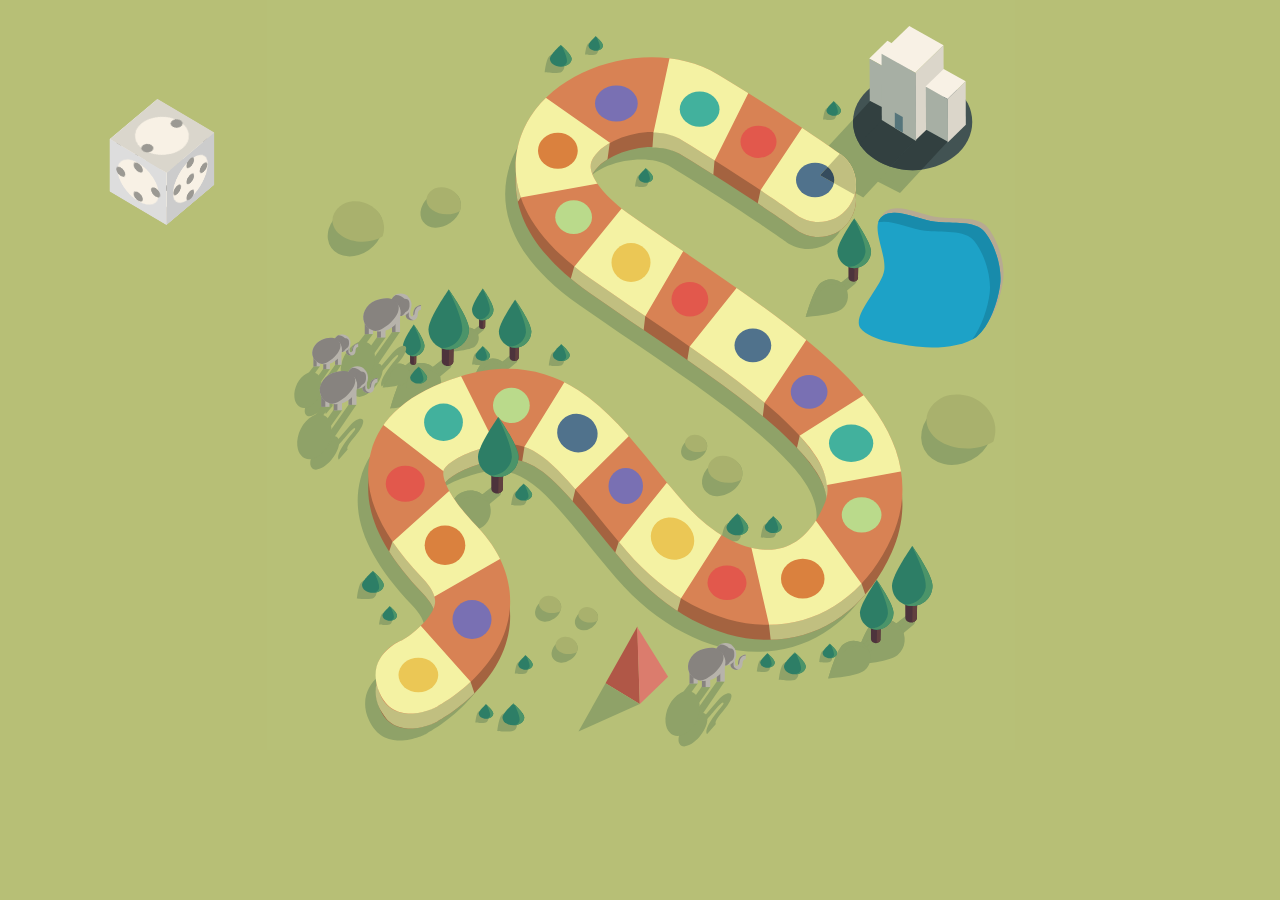
<file: Snap.svg-0.4.1/demos/animated-game/index.html>
<!doctype html>
<html lang="en">

	<head>
		<meta charset="utf-8">
	    <meta name="copyright" content="Copyright © 2013 Adobe Systems Incorporated. All rights reserved.

	 Licensed under the Apache License, Version 2.0 (the “License”);
	 you may not use this file except in compliance with the License.
	 You may obtain a copy of the License at

	 http://www.apache.org/licenses/LICENSE-2.0

	 Unless required by applicable law or agreed to in writing, software
	 distributed under the License is distributed on an “AS IS” BASIS,
	 WITHOUT WARRANTIES OR CONDITIONS OF ANY KIND, either express or implied.
	 See the License for the specific language governing permissions and
	 limitations under the License.">
	
		<title>illustration</title>
		<style>
			body{
				margin: 0;
				padding: 0;
				background: #b7bf76;
				overflow: hidden;
			}
			
			svg{
				display: block;
				margin: auto;
				-webkit-transform-origin: top center;
				-webkit-transform: scale(1.5);
				-moz-transform-origin: top center;
				-moz-transform: scale(1.5);
			}
			
			.hit-area{
				cursor: pointer;
			}
			
			.face .mouth{
				-webkit-transform-origin: 0px 4px;
				-webkit-transition: -webkit-transform .4s;
				-webkit-transform: scale(1, 0);
				-moz-transform-origin: 0px 4px;
				-moz-transition: -webkit-transform .4s;
				-moz-transform: scale(1, 0);
			}
			
			.face .eye.right{
				-webkit-transform-origin: 8px -4px;
				-moz-transform-origin: 8px -4px;
			}
			
			.face .eye.left{
				-webkit-transform-origin: -8px -4px;
				-moz-transform-origin: -8px -4px;
			}
			
			.face .eye{
				-webkit-transition: -webkit-transform .2s;
				-webkit-transform: scale(1, 0);
				-moz-transition: -webkit-transform .2s;
				-moz-transform: scale(1, 0);
			}
			
			@-webkit-keyframes breeze{
				0% {
					-webkit-transform: rotate(0deg);
				}
				50% {
					-webkit-transform: rotate(10deg);
				}
				100% {
					-webkit-transform: rotate(0deg);
				}
			}
			
			@-moz-keyframes breeze{
				0% {
					-moz-transform: rotate(0deg);
				}
				50% {
					-moz-transform: rotate(10deg);
				}
				100% {
					-moz-transform: rotate(0deg);
				}
			}
			
			@-webkit-keyframes blink{
				0% {
					-webkit-transform: scale(1, 0);
				}
				10% {
					-webkit-transform: scale(1, 1);
				}
				90% {
					-webkit-transform: scale(1, 1);
				}
				100% {
					-webkit-transform: scale(1, 0);
				}
			}
			
			@-moz-keyframes blink{
				0% {
					-moz-transform: scale(1, 0);
				}
				10% {
					-moz-transform: scale(1, 1);
				}
				90% {
					-moz-transform: scale(1, 1);
				}
				100% {
					-moz-transform: scale(1, 0);
				}
			}
			
			@-webkit-keyframes talk{
				0% {
					-webkit-transform: scale(1, 0);
				}
				50% {
					-webkit-transform: scale(1, 1);
				}
				100% {
					-webkit-transform: scale(1, 0);
				}
			}
			
			@-moz-keyframes talk{
				0% {
					-moz-transform: scale(1, 0);
				}
				50% {
					-moz-transform: scale(1, 1);
				}
				100% {
					-moz-transform: scale(1, 0);
				}
			}
			
			.tree{
				-webkit-transform-origin: 50% 100%;
				-webkit-animation: breeze 2s ease-out infinite;
				-moz-transform-origin: 50% bottom;
				/*-moz-animation: breeze 2s ease-out infinite;*/
			}
			
			.tree .face.animating .eye{
				-webkit-transform: scale(1, 1);
				-moz-transform: scale(1, 1);
			}
			
			.face.animating .eye{
				-webkit-animation: blink 5s infinite;
				-moz-animation: blink 5s infinite;
			}
			
			.face.animating .mouth{
				-webkit-animation: talk 1s infinite;
				-moz-animation: talk 1s infinite;
			}
			
			#cube-hitarea{
				position: absolute;
				top: 100px;
				left: 100px;
				width: 125px;
				height: 125px;	
				cursor: pointer;		
			}
			
			#cube{
				position: absolute;
				left: 25px;
				top: 25px;
				width: 74px;
				height: 74px;
				z-index: 100;
				backface-visibility: visible;
				pointer-events: none;
				-webkit-transform-style: preserve-3d;
				-webkit-transform-origin: center center;
				-webkit-backface-visibility: visible;
				-webkit-transform: rotateX(-45deg) rotateY(50deg);
				-webkit-transition: -webkit-transform 1s;
				-moz-transform-style: preserve-3d;
				-moz-transform-origin: center center;
				-moz-backface-visibility: visible;
				-moz-transform: rotateX(-45deg) rotateY(50deg);
				-moz-transition: -moz-transform 1s;
			}
			
			.side{
				position: absolute;
				top: 0;
				left: 0;
				width: 74px;
				height: 74px;
				pointer-events: none;
				backface-visibility: visible;
				-webkit-transform-origin: center center;
				-webkit-backface-visibility: visible;
				-moz-transform-origin: center center;
				-moz-backface-visibility: visible;
			}
			
			.side *{
				pointer-events: none;
			}
			
			#cube .side:nth-child(1) {
				-webkit-transform: translateY(37px) rotateX(90deg);
				-moz-transform: translateY(37px) rotateX(90deg);
			}
			
			#cube .side:nth-child(2) {
				-webkit-transform: translateY(-37px) rotateX(-90deg);
				-moz-transform: translateY(-37px) rotateX(-90deg);
				
			}
		
			#cube .side:nth-child(3) {				
				-webkit-transform: translateX(37px) rotateY(-90deg);
				-moz-transform: translateX(37px) rotateY(-90deg);
				
			}
			
			#cube .side:nth-child(4) {				
				-webkit-transform: translateX(-37px) rotateY(-90deg);
				-moz-transform: translateX(-37px) rotateY(-90deg);
			}
			
			#cube .side:nth-child(5) {	
				-webkit-transform: translateZ(37px) rotateZ(90deg);
				-moz-transform: translateZ(37px) rotateZ(90deg);
			}
			
			#cube .side:nth-child(6) {			
				-webkit-transform: translateZ(-37px) rotateZ(0deg);
				-moz-transform: translateZ(-37px) rotateZ(0deg);
			}
		
		</style>
	</head>
	<body>
		<svg version="1.1" xmlns="http://www.w3.org/2000/svg" xmlns:xlink="http://www.w3.org/1999/xlink" x="0px" y="0px" width="500px"
			 height="500px" viewBox="0 0 500 500" enable-background="new 0 0 500 500" xml:space="preserve">
		
		<g id="Layer_1">
			<rect x="1.103" y="-3.397" fill="#B7C077" width="498.897" height="503.397"/>
			<polygon fill="#8FA268" points="418.781,75.171 403.456,67.284 371.524,101.763 386.849,109.65 	"/>
			<polygon fill="#8FA268" points="455.281,94.171 439.956,86.284 408.024,120.763 423.349,128.65 	"/>
			<g>
				<path fill="#8FA268" d="M307.422,349.64c2.285-1.785,5.976-0.877,8.245,2.027s2.255,6.705-0.03,8.49
					c-2.285,1.785-11.397,0.436-11.397,0.436S305.137,351.425,307.422,349.64z"/>
				<path fill="#2D7E66" d="M322.176,351.605c0,2.9-3.246,5.25-7.25,5.25s-7.25-2.35-7.25-5.25c0-2.899,7.25-9.25,7.25-9.25
					S322.176,348.706,322.176,351.605z"/>
				<g>
					<path fill="#4B9469" d="M315.638,343c0.56,1.102,4.291,8.604,3.316,11.104c-0.551,1.413-1.879,2.357-3.551,2.734
						c3.781-0.179,6.774-2.45,6.774-5.233C322.176,349.266,317.461,344.685,315.638,343z"/>
					<path fill="#4B9469" d="M315.501,342.874c-0.351-0.322-0.574-0.518-0.574-0.518s-0.585,0.515-1.411,1.303
						C314.567,343.22,315.325,342.938,315.501,342.874z"/>
				</g>
			</g>
			<path fill="#B7AA92" d="M448.987,144.849c11.418,1.436,26.354-1.275,32.959,6.957c6.697,8.347,11.56,23.593,10.135,34.927
				c-1.426,11.333-7.266,28.424-15.822,34.852c-8.438,6.34-26.34,8.047-37.757,6.611c-11.418-1.436-32.753-3.982-39.358-12.215
				c-6.697-8.347,14.278-27.631,15.704-38.964c1.426-11.333-9.795-29.455-1.239-35.883
				C422.048,134.793,437.569,143.412,448.987,144.849z"/>
			<path fill="#1DA2C7" d="M446.987,147.849c11.418,1.436,26.354-1.275,32.959,6.957c6.697,8.347,11.56,23.593,10.135,34.927
				c-1.426,11.333-7.266,28.424-15.822,34.852c-8.438,6.34-26.34,8.047-37.757,6.611c-11.418-1.436-32.753-3.982-39.358-12.215
				c-6.697-8.347,14.278-27.631,15.704-38.964c1.426-11.333-9.795-29.455-1.239-35.883
				C420.048,137.793,435.569,146.412,446.987,147.849z"/>
			<path fill="#188BAB" d="M479.946,154.806c-6.605-8.232-21.542-5.521-32.959-6.957c-11.418-1.436-26.939-10.056-35.378-3.716
				c-1.42,1.067-2.287,2.462-2.765,4.089c8.765-2.002,21.436,4.406,31.143,5.627c11.418,1.436,26.354-1.275,32.959,6.957
				c6.697,8.347,11.56,23.593,10.135,34.927c-1.176,9.346-5.356,22.603-11.584,30.571c0.994-0.534,1.935-1.098,2.762-1.719
				c8.556-6.428,14.396-23.519,15.822-34.852C491.507,178.399,486.644,163.153,479.946,154.806z"/>
			<g>
				<path fill="#8FA268" d="M141.244,332.65l5.092,6.17l9.996-8.312c0.023-0.018,0.05-0.027,0.072-0.046
					c1.341-1.106,1.322-3.343-0.042-4.995s-3.556-2.095-4.896-0.988C151.261,324.648,141.244,332.65,141.244,332.65z"/>
				<path fill="#8FA268" d="M143.154,334.964l12.684-10.036c-1.354-1.194-3.192-1.423-4.372-0.449
					c-0.205,0.169-10.222,8.171-10.222,8.171L143.154,334.964z"/>
				<path fill="#8FA268" d="M128.41,330.061c5.75-4.746,14.259-3.932,19.005,1.819c4.746,5.75,3.932,14.259-1.819,19.005
					c-5.75,4.746-29.031,6.456-29.031,6.456S122.66,334.807,128.41,330.061z"/>
				<path fill="#8FA268" d="M116.565,357.341c0,0,0.07-0.005,0.176-0.014c1.86-4.138,9.678-20.974,15.261-24.357
					c6.072-3.679,13.88-1.998,17.949,3.676c-0.5-1.695-1.341-3.319-2.536-4.767c-4.746-5.75-13.255-6.565-19.005-1.819
					C122.66,334.807,116.565,357.341,116.565,357.341z"/>
			</g>
			<g>
				<g>
					<path fill="#8FA268" d="M137.623,221.277l2.694,3.265l5.289-4.398c0.012-0.009,0.026-0.015,0.038-0.024
						c0.709-0.585,0.699-1.769-0.022-2.643c-0.722-0.874-1.881-1.108-2.591-0.523C142.923,217.043,137.623,221.277,137.623,221.277z"
						/>
					<path fill="#8FA268" d="M138.633,222.501l6.711-5.31c-0.716-0.632-1.689-0.753-2.313-0.238c-0.108,0.089-5.408,4.324-5.408,4.324
						L138.633,222.501z"/>
					<path fill="#8FA268" d="M130.832,219.907c3.043-2.511,7.545-2.08,10.056,0.962c2.511,3.043,2.08,7.545-0.962,10.056
						c-3.043,2.511-15.361,3.416-15.361,3.416S127.79,222.418,130.832,219.907z"/>
					<path fill="#8FA268" d="M124.565,234.341c0,0,0.037-0.003,0.093-0.007c0.984-2.189,5.121-11.098,8.075-12.887
						c3.213-1.946,7.344-1.057,9.497,1.945c-0.264-0.897-0.709-1.756-1.342-2.522c-2.511-3.043-7.013-3.473-10.056-0.962
						C127.79,222.418,124.565,234.341,124.565,234.341z"/>
				</g>
				<g id="tree_2_" class="tree">
					<path fill="#4D333C" d="M146.93,210.747h-4.233l0.025,6.878c-0.001,0.015-0.006,0.03-0.006,0.045c0,0.92,0.919,1.665,2.052,1.665
						s2.052-0.746,2.052-1.665C146.821,217.53,146.93,210.747,146.93,210.747z"/>
					<path fill="#61403F" d="M145.342,210.747l-0.176,8.556c0.943-0.15,1.656-0.823,1.656-1.633c0-0.141,0.108-6.923,0.108-6.923
						H145.342z"/>
					<path fill="#2D7E66" d="M152.309,206.382c0,3.945-3.198,7.143-7.143,7.143c-3.945,0-7.143-3.198-7.143-7.143
						s7.143-14.021,7.143-14.021S152.309,202.437,152.309,206.382z"/>
					<path fill="#4B9469" d="M145.166,192.361c0,0-0.022,0.031-0.054,0.076c1.062,2.153,5.3,11.013,4.799,14.431
						c-0.544,3.717-3.86,6.337-7.545,6.086c0.86,0.367,1.806,0.571,2.8,0.571c3.945,0,7.143-3.198,7.143-7.143
						C152.309,202.437,145.166,192.361,145.166,192.361z"/>
				</g>
			</g>
			<g>
				<g>
					<path fill="#8FA268" d="M155.331,243.566l4.078,4.942l8.006-6.657c0.018-0.014,0.04-0.022,0.058-0.037
						c1.074-0.886,1.059-2.677-0.034-4.001c-1.092-1.323-2.848-1.678-3.922-0.792C163.354,237.157,155.331,243.566,155.331,243.566z"
						/>
					<path fill="#8FA268" d="M156.86,245.419l10.159-8.038c-1.084-0.957-2.556-1.139-3.501-0.36c-0.164,0.135-8.187,6.545-8.187,6.545
						L156.86,245.419z"/>
					<path fill="#8FA268" d="M145.052,241.492c4.606-3.801,11.42-3.149,15.221,1.457c3.801,4.606,3.149,11.42-1.457,15.221
						c-4.606,3.801-23.252,5.171-23.252,5.171S140.446,245.293,145.052,241.492z"/>
					<path fill="#8FA268" d="M135.565,263.341c0,0,0.056-0.004,0.141-0.011c1.489-3.314,7.751-16.799,12.223-19.508
						c4.863-2.946,11.117-1.6,14.376,2.944c-0.4-1.357-1.074-2.658-2.031-3.818c-3.801-4.606-10.616-5.258-15.221-1.457
						C140.446,245.293,135.565,263.341,135.565,263.341z"/>
				</g>
				<g id="tree_3_" class="tree">
					<path fill="#4D333C" d="M169.418,227.627h-6.407l0.039,10.412c-0.001,0.023-0.008,0.045-0.008,0.068
						c0,1.392,1.391,2.521,3.107,2.521s3.107-1.129,3.107-2.521C169.255,237.895,169.418,227.627,169.418,227.627z"/>
					<path fill="#61403F" d="M167.015,227.627l-0.267,12.951c1.428-0.227,2.506-1.246,2.506-2.471c0-0.213,0.164-10.48,0.164-10.48
						H167.015z"/>
					<path fill="#2D7E66" d="M177.561,221.02c0,5.971-4.841,10.812-10.812,10.812c-5.971,0-10.812-4.841-10.812-10.812
						s10.812-21.224,10.812-21.224S177.561,215.049,177.561,221.02z"/>
					<path fill="#4B9469" d="M166.749,199.796c0,0-0.033,0.046-0.081,0.116c1.608,3.258,8.022,16.671,7.265,21.844
						c-0.823,5.626-5.842,9.592-11.421,9.213c1.302,0.555,2.733,0.864,4.238,0.864c5.971,0,10.812-4.841,10.812-10.812
						C177.561,215.048,166.749,199.796,166.749,199.796z"/>
				</g>
			</g>
			<g>
				<g>
					<path fill="#8FA268" d="M108.244,247.65l5.092,6.17l9.996-8.312c0.023-0.018,0.05-0.027,0.072-0.046
						c1.341-1.106,1.322-3.343-0.042-4.995s-3.556-2.095-4.896-0.988C118.261,239.648,108.244,247.65,108.244,247.65z"/>
					<path fill="#8FA268" d="M110.154,249.964l12.684-10.036c-1.354-1.194-3.192-1.423-4.372-0.449
						c-0.205,0.169-10.222,8.171-10.222,8.171L110.154,249.964z"/>
					<path fill="#8FA268" d="M95.41,245.061c5.75-4.746,14.259-3.932,19.005,1.819c4.746,5.75,3.932,14.259-1.819,19.005
						c-5.75,4.746-29.031,6.456-29.031,6.456S89.66,249.807,95.41,245.061z"/>
					<path fill="#8FA268" d="M83.565,272.341c0,0,0.07-0.005,0.176-0.014c1.86-4.138,9.678-20.974,15.262-24.357
						c6.072-3.679,13.88-1.998,17.949,3.676c-0.5-1.695-1.341-3.319-2.536-4.767c-4.746-5.75-13.255-6.565-19.005-1.819
						C89.66,249.807,83.565,272.341,83.565,272.341z"/>
				</g>
				<g id="tree" class="tree">
					<path fill="#4D333C" d="M125.833,227.75h-8l0.048,13c-0.001,0.029-0.011,0.056-0.011,0.085c0,1.738,1.737,3.147,3.879,3.147
						s3.879-1.409,3.879-3.147C125.629,240.569,125.833,227.75,125.833,227.75z"/>
					<path fill="#61403F" d="M122.833,227.75l-0.333,16.171c1.783-0.284,3.129-1.556,3.129-3.086c0-0.266,0.204-13.085,0.204-13.085
						H122.833z"/>
					<path fill="#2D7E66" d="M136,219.5c0,7.456-6.044,13.5-13.5,13.5s-13.5-6.044-13.5-13.5s13.5-26.5,13.5-26.5
						S136,212.044,136,219.5z"/>
					<path fill="#4B9469" d="M122.5,193c0,0-0.041,0.058-0.101,0.144c2.008,4.068,10.016,20.815,9.071,27.274
						c-1.028,7.025-7.295,11.977-14.26,11.503c1.625,0.693,3.413,1.078,5.291,1.078c7.456,0,13.5-6.044,13.5-13.5
						C136,212.044,122.5,193,122.5,193z"/>
				</g>
			</g>
			<g>
				<path fill="#8FA268" d="M107.995,488.935c0,0-27.495,15.065-38.495-8.435s14.505-35.435,14.505-35.435l-0.12,0.066
					c8.25-4.635,21.086-15.728,22.441-24.818c0.706-4.742-2.117-10.473-8.392-17.033c-29.661-31.009-40.896-58.425-34.35-83.813
					c5.938-23.025,25.774-39.959,58.958-50.329c29.623-9.256,55.577-6.308,79.346,9.018c19.332,12.465,34.375,31.005,51.794,52.473
					c5.819,7.172,11.837,14.588,18.272,22.071c19.028,22.127,42.605,34.183,61.514,31.455c13.414-1.932,24.096-11.502,31.747-28.444
					c9.5-21.035-10.042-41.312-19.434-51.055c-23.146-24.015-60.765-49.642-100.592-76.773c-11.578-7.887-23.55-16.042-35.499-24.381
					c-70.021-48.869-47.963-94.971-39.535-107.937c24.343-37.448,86.145-51.298,124.771-27.962
					c48.298,29.18,80.323,52.135,81.663,53.098c11.212,8.058,13.768,23.68,5.71,34.891c-8.059,11.21-23.676,13.767-34.889,5.712l0,0
					c-0.312-0.225-31.873-22.831-78.34-50.905c-14.191-8.572-46.646-3.502-56.994,12.417c-2.279,3.506-2.561,6.683-0.974,10.966
					c1.817,4.903,7.769,15.154,27.204,28.718c11.716,8.177,23.57,16.252,35.033,24.061c42.021,28.626,81.712,55.665,108.441,83.397
					c15.897,16.493,26.271,32.227,31.712,48.098c6.755,19.703,5.844,39.296-2.71,58.235c-14.717,32.586-39.643,52.955-70.188,57.354
					c-4.11,0.592-8.272,0.884-12.457,0.884c-32.675,0.002-67.042-17.771-94.094-49.228c-6.902-8.025-13.149-15.725-19.19-23.17
					c-33.405-41.169-46.527-54.919-77.399-45.269c-18.515,5.786-24.713,12.207-25.456,15.09c-1.033,4.008,2.451,16.261,22.065,36.768
					c21.94,22.938,23.89,44.913,21.661,59.309C150.006,464.983,112.278,486.592,107.995,488.935z"/>
			</g>
			<polygon fill="#8FA268" points="444.031,82.921 421.206,70.034 376.024,118.763 398.849,131.65 	"/>
			<ellipse fill="#425353" cx="431.75" cy="81.25" rx="39.75" ry="32.25"/>
			<g>
				<path fill="#A46340" d="M114.994,480.935c0,0-29.994,15.565-38.994-9.935s15.006-33.935,15.006-33.935l-0.122,0.065
					c8.25-4.634,21.087-15.728,22.441-24.818c0.706-4.74-2.116-10.472-8.391-17.031c-29.663-31.01-40.897-58.425-34.35-83.815
					c5.938-23.025,25.775-39.956,58.959-50.328c29.623-9.255,55.578-6.306,79.344,9.019c19.334,12.463,34.375,31.003,51.794,52.472
					c5.821,7.172,11.837,14.588,18.271,22.072c19.032,22.125,42.604,34.183,61.516,31.456c13.416-1.935,24.097-11.503,31.747-28.447
					c3.084-6.828,9.5-21.034-19.435-51.053c-23.146-24.016-60.763-49.644-100.591-76.775c-11.578-7.884-23.55-16.041-35.5-24.381
					c-70.019-48.869-47.962-94.972-39.534-107.938c24.345-37.447,86.149-51.296,124.771-27.959
					c48.297,29.178,80.322,52.134,81.663,53.097c11.212,8.059,13.769,23.678,5.709,34.891c-8.059,11.21-23.673,13.767-34.887,5.712
					l-0.001,0c-0.312-0.225-31.871-22.832-78.34-50.906c-16.629-10.045-48.164-1.173-56.994,12.418
					c-2.278,3.506-2.562,6.682-0.975,10.966c1.819,4.903,7.769,15.153,27.207,28.719c11.716,8.175,23.568,16.25,35.031,24.06
					c42.021,28.625,81.712,55.666,108.44,83.396c15.896,16.494,26.271,32.229,31.713,48.101c6.756,19.699,5.844,39.293-2.71,58.234
					c-14.716,32.584-39.644,52.953-70.188,57.353c-36.207,5.218-76.034-12.859-106.55-48.344c-6.903-8.024-13.15-15.725-19.19-23.169
					c-33.406-41.168-46.527-54.915-77.4-45.269c-18.516,5.784-24.712,12.206-25.456,15.091c-1.031,4.006,2.453,16.26,22.065,36.766
					c21.941,22.938,23.891,44.912,21.663,59.31C157.006,456.984,119.278,478.591,114.994,480.935z"/>
			</g>
			<g>
				<polygon fill="#F8F1E5" points="417.514,47.235 402.848,38.955 414.939,27.215 429.606,35.495 		"/>
				<polygon fill="#DBD6CA" points="417.514,47.235 417.626,76.223 429.718,64.483 429.606,35.495 		"/>
				<polygon fill="#A7AFA4" points="417.835,75.829 403.169,67.548 403.052,39.102 417.719,47.382 		"/>
			</g>
			<defs>
				<filter id="Adobe_OpacityMaskFilter" filterUnits="userSpaceOnUse" x="68.781" y="48.158" width="356.179" height="437.532">
					<feColorMatrix  type="matrix" values="1 0 0 0 0  0 1 0 0 0  0 0 1 0 0  0 0 0 1 0"/>
				</filter>
			</defs>
			<mask maskUnits="userSpaceOnUse" x="68.781" y="48.158" width="356.179" height="437.532" id="SVGID_1_">
				<g filter="url(#Adobe_OpacityMaskFilter)">
					<g>
						<g>
							<polygon fill="#FFFFFF" points="369.002,174.823 349.888,155.712 327.395,140.715 330.333,127 360.675,90.792 388.113,109.084 
								411.425,132.396 					"/>
						</g>
						<g>
							<path fill="#FFFFFF" d="M338,434.397l-2-17.731l-12-43.269l24.601-5.638L365,353.397L397.667,389l6.268,18.175l-25.173,12.585
								L338,434.397z M109,409.397l-8.039-11.622l-0.527-0.589l-20.069-22.296L85,361l39.965-26.248l19.513,21.686l20.695,20.695
								L109,409.397z M272.573,415.756l-20.044-20.047l-22.137-17.711L236,360.647l31.873-29.499l24.738,19.792L306,363.397
								l-28.5,34.75L272.573,415.756z M371,333.397l-17-32l2.5-11.064l49.908-22.089l26.842,53.685L371,333.397z M204,338.397
								l-17.119-16.618l-0.7-0.639L171,310.397l2-12.731l31.342-41.103l21.523,19.565l22.677,18.143L207,326L204,338.397z
								 M124,327.397l-8.667-11.064l-43.102-28.743l26.289-19.116l29.05-14.526L154,296.667l0.404,10.951l-24.617,12.307L124,327.397z
								 M331.55,280.052l-26.058-17.373l-1.019-0.812l-23.424-18.742l1.95-11.958l35.531-34.896l22.426,17.942l23.878,15.916
								L333,268.333L331.55,280.052z M252.135,222.594l-27.238-15.888L202,192.397l4.167-14.731L241,144.397l16.76,12.017
								l24.605,14.354L253.5,210.833L252.135,222.594z M224,131.397l-53.333,0.103L163,142.397l7.215-53.596l0.489-0.834L177,67.397
								l52.833,27.769l-1.833,13.5l-5.011,8.749L224,131.397z M298.7,118.625L258,102.397l1-14.064l12.851-50.216l53.665,26.831
								L299.667,107L298.7,118.625z"/>
						</g>
						<g>
							<polygon fill="#FFFFFF" points="94.679,500 61.398,450.077 89.706,431.204 101,423.397 137,454.333 142,469.397 
								116.301,485.584 					"/>
						</g>
					</g>
				</g>
			</mask>
			<g mask="url(#SVGID_1_)">
				<path fill="#C1BF80" d="M114.995,480.935c0,0-27.495,15.065-38.495-8.435s14.505-35.435,14.505-35.435l-0.12,0.066
					c8.25-4.635,21.086-15.728,22.441-24.818c0.706-4.742-2.117-10.473-8.392-17.033c-29.661-31.009-40.896-58.425-34.35-83.813
					c5.938-23.025,25.774-39.959,58.958-50.329c29.623-9.256,55.577-6.308,79.346,9.018c19.332,12.465,34.375,31.005,51.794,52.473
					c5.819,7.172,11.837,14.588,18.272,22.071c19.028,22.127,42.605,34.183,61.514,31.455c13.414-1.932,24.096-11.502,31.747-28.444
					c9.5-21.035-10.042-41.312-19.434-51.055c-23.146-24.015-60.765-49.642-100.592-76.773c-11.578-7.887-23.55-16.042-35.499-24.381
					c-70.021-48.869-47.963-94.971-39.535-107.937c24.343-37.448,86.145-51.298,124.771-27.962
					c48.298,29.18,80.323,52.135,81.663,53.098c11.212,8.058,13.768,23.68,5.71,34.891c-8.059,11.21-23.676,13.767-34.889,5.712l0,0
					c-0.312-0.225-31.873-22.831-78.34-50.905c-14.191-8.572-46.646-3.502-56.994,12.417c-2.279,3.506-2.561,6.683-0.974,10.966
					c1.817,4.903,7.769,15.154,27.204,28.718c11.716,8.177,23.57,16.252,35.033,24.061c42.021,28.626,81.712,55.665,108.441,83.397
					c15.897,16.493,26.271,32.227,31.712,48.098c6.755,19.703,5.844,39.296-2.71,58.235c-14.717,32.586-39.643,52.955-70.188,57.354
					c-4.11,0.592-8.272,0.884-12.457,0.884c-32.675,0.002-67.042-17.771-94.094-49.228c-6.902-8.025-13.149-15.725-19.19-23.17
					c-33.405-41.169-46.527-54.919-77.399-45.269c-18.515,5.786-24.713,12.207-25.456,15.09c-1.033,4.008,2.451,16.261,22.065,36.768
					c21.94,22.938,23.89,44.913,21.661,59.309C157.006,456.983,119.278,478.592,114.995,480.935z"/>
			</g>
			<g>
				<g>
					<path fill="#D88254" d="M114.994,470.935c0,0-29.994,15.565-38.994-9.935s15.006-33.935,15.006-33.935l-0.122,0.065
						c8.25-4.634,21.087-15.728,22.441-24.818c0.706-4.74-2.116-10.472-8.391-17.031c-29.663-31.01-40.897-58.425-34.35-83.815
						c5.938-23.025,25.775-39.956,58.959-50.328c29.623-9.255,55.578-6.306,79.344,9.019c19.334,12.463,34.375,31.003,51.794,52.472
						c5.821,7.172,11.837,14.588,18.271,22.072c19.032,22.125,42.604,34.183,61.516,31.456c13.416-1.935,24.097-11.503,31.747-28.447
						c3.084-6.828,9.5-21.034-19.435-51.053c-23.146-24.016-60.763-49.644-100.591-76.775c-11.578-7.884-23.55-16.041-35.5-24.381
						c-70.019-48.869-47.962-94.972-39.534-107.938c24.345-37.447,86.149-51.296,124.771-27.959
						c48.297,29.178,80.322,52.134,81.663,53.097c11.212,8.059,13.769,23.678,5.709,34.891c-8.059,11.21-23.673,13.767-34.887,5.712
						l-0.001,0c-0.312-0.225-31.871-22.832-78.34-50.906c-16.629-10.045-48.164-1.173-56.994,12.418
						c-2.278,3.506-2.562,6.682-0.975,10.966c1.819,4.903,7.769,15.153,27.207,28.719c11.716,8.175,23.568,16.25,35.031,24.06
						c42.021,28.625,81.712,55.666,108.44,83.396c15.896,16.494,26.271,32.229,31.713,48.101c6.756,19.699,5.844,39.293-2.71,58.234
						c-14.716,32.584-39.644,52.953-70.188,57.353c-36.207,5.218-76.034-12.859-106.55-48.344c-6.903-8.024-13.15-15.725-19.19-23.169
						c-33.406-41.168-46.527-54.915-77.4-45.269c-18.516,5.784-24.712,12.206-25.456,15.091c-1.031,4.006,2.453,16.26,22.065,36.766
						c21.941,22.938,23.891,44.912,21.663,59.31C157.006,446.984,119.278,468.591,114.994,470.935z"/>
				</g>
				<defs>
					<filter id="Adobe_OpacityMaskFilter_1_" filterUnits="userSpaceOnUse" x="68.781" y="38.158" width="356.179" height="437.525">
						<feColorMatrix  type="matrix" values="1 0 0 0 0  0 1 0 0 0  0 0 1 0 0  0 0 0 1 0"/>
					</filter>
				</defs>
				<mask maskUnits="userSpaceOnUse" x="68.781" y="38.158" width="356.179" height="437.525" id="SVGID_2_">
					<g filter="url(#Adobe_OpacityMaskFilter_1_)">
						<g>
							<g>
								<polygon fill="#FFFFFF" points="369.002,165.425 349.888,146.314 327.395,131.318 360.675,81.395 388.113,99.687 
									411.425,122.999 						"/>
							</g>
							<g>
								<path fill="#FFFFFF" d="M338,425l-14-61l24.601-5.638L365,344l38.935,53.777l-25.173,12.585L338,425z M109,400l-8.039-11.622
									l-0.527-0.589l-20.069-22.296l44.6-40.139l19.513,21.686l20.695,20.695L109,400z M272.573,406.358l-20.044-20.047
									l-22.137-17.711l37.48-46.85l24.738,19.792L306,354L272.573,406.358z M371,324l-17-32l52.408-33.153l26.842,53.685L371,324z
									 M204,329l-17.119-16.618l-0.7-0.639L171,301l33.342-53.834l21.523,19.565l22.677,18.143L204,329z M124,318l-51.769-39.807
									l26.289-19.116l29.05-14.526l26.834,53.669l-24.617,12.307L124,318z M331.55,270.654l-26.058-17.373l-1.019-0.812
									l-23.424-18.742l37.481-46.854l22.426,17.942l23.878,15.916L331.55,270.654z M252.135,213.197l-27.238-15.888L202,183l39-48
									l16.76,12.017l24.605,14.354L252.135,213.197z M224,122l-61,11l7.215-53.596l0.489-0.834L177,58l57,40l-11.011,10.019L224,122
									z M298.7,109.228L258,93l13.851-64.28l53.665,26.831L298.7,109.228z"/>
							</g>
							<g>
								<polygon fill="#FFFFFF" points="94.679,490.603 61.398,440.68 89.706,421.807 101,414 142,460 116.301,476.187 						"/>
							</g>
						</g>
					</g>
				</mask>
				<g mask="url(#SVGID_2_)">
					<path fill="#F4F2A3" d="M114.995,470.935c0,0-27.995,15.399-38.662-9.268C65.667,437,91.005,427.065,91.005,427.065l-0.12,0.066
						c8.25-4.635,21.086-15.728,22.441-24.818c0.706-4.742-2.117-10.473-8.392-17.033c-29.661-31.009-40.896-58.425-34.35-83.813
						c5.938-23.025,25.774-39.959,58.958-50.329c29.623-9.256,55.577-6.308,79.346,9.018c19.332,12.465,34.375,31.005,51.794,52.473
						c5.819,7.172,11.837,14.588,18.272,22.071c19.028,22.127,42.605,34.183,61.514,31.455c13.414-1.932,24.096-11.502,31.747-28.444
						c9.5-21.035-10.042-41.312-19.434-51.055c-23.146-24.015-60.765-49.642-100.592-76.773c-11.578-7.887-23.55-16.042-35.499-24.381
						c-70.021-48.869-47.963-94.971-39.535-107.937c24.343-37.448,86.145-51.298,124.771-27.962
						c48.298,29.18,80.323,52.135,81.663,53.098c11.212,8.058,13.768,23.68,5.71,34.891c-8.059,11.21-23.676,13.767-34.889,5.712l0,0
						c-0.312-0.225-31.873-22.831-78.34-50.905c-14.191-8.572-46.646-3.502-56.994,12.417c-2.279,3.506-2.561,6.683-0.974,10.966
						c1.817,4.903,7.769,15.154,27.204,28.718c11.716,8.177,23.57,16.252,35.033,24.061c42.021,28.626,81.712,55.665,108.441,83.397
						c15.897,16.493,26.271,32.227,31.712,48.098c6.755,19.703,5.844,39.296-2.71,58.235c-14.717,32.586-39.643,52.955-70.188,57.354
						c-4.11,0.592-8.272,0.884-12.457,0.884c-32.675,0.002-67.042-17.771-94.094-49.228c-6.902-8.025-13.149-15.725-19.19-23.17
						c-33.405-41.169-46.527-54.919-77.399-45.269c-18.515,5.786-24.713,12.207-25.456,15.09c-1.033,4.008,2.451,16.261,22.065,36.768
						c21.94,22.938,23.89,44.913,21.661,59.309C157.006,446.983,119.278,468.592,114.995,470.935z"/>
				</g>
			</g>
			<g id="dots">
				<ellipse fill="#50728C" cx="366.75" cy="120" rx="12.75" ry="11.5"/>
				<ellipse fill="#BADA8B" cx="164.25" cy="270.25" rx="12.25" ry="11.75"/>
				<ellipse fill="#7970B3" cx="362.75" cy="261.25" rx="12.25" ry="11.25"/>
				<ellipse fill="#42B19D" cx="390.75" cy="295.5" rx="14.75" ry="12.5"/>
				<ellipse fill="#DA813E" cx="120" cy="363.5" rx="13.545" ry="13.122"/>
				<ellipse fill="#42B19D" cx="119" cy="281.5" rx="12.928" ry="12.524"/>
				<ellipse transform="matrix(0.9297 0.3683 -0.3683 0.9297 120.9971 -56.4044)" fill="#50728C" cx="208.25" cy="288.75" rx="13.608" ry="12.715"/>
				<ellipse transform="matrix(0.7964 0.6048 -0.6048 0.7964 272.4656 -91.1952)" fill="#EBC755" cx="271.674" cy="359.063" rx="15.027" ry="13.5"/>
				<ellipse fill="#DA813E" cx="358.5" cy="385.75" rx="14.5" ry="13.25"/>
				<circle fill="#7970B3" cx="138" cy="413" r="13"/>
				<ellipse fill="#E2584C" cx="93.5" cy="322.5" rx="13" ry="12"/>
				<ellipse fill="#7970B3" cx="240.5" cy="324" rx="11.5" ry="12"/>
				<ellipse fill="#E2584C" cx="308" cy="388.5" rx="13" ry="11.5"/>
				<ellipse fill="#BADA8B" cx="397.75" cy="343.25" rx="13.25" ry="11.75"/>
				<ellipse fill="#E2584C" cx="283.25" cy="199.5" rx="12.25" ry="11.5"/>
				<ellipse fill="#50728C" cx="325.25" cy="230.25" rx="12.25" ry="11.25"/>
				<circle fill="#EBC755" cx="244" cy="175" r="13"/>
				<ellipse fill="#BADA8B" cx="205.75" cy="144.75" rx="12.25" ry="11.25"/>
				<ellipse fill="#DA813E" cx="195.25" cy="100.5" rx="13.25" ry="12"/>
				<ellipse fill="#7970B3" cx="234.25" cy="69" rx="14.25" ry="12"/>
				<ellipse fill="#42B19D" cx="289.75" cy="72.75" rx="13.25" ry="11.75"/>
				<ellipse fill="#E2584C" cx="329" cy="94.5" rx="12" ry="10.75"/>
				<ellipse fill="#EBC755" cx="102.25" cy="450" rx="13.25" ry="11.5"/>
			</g>
			<g id="tree_6_" class="tree">
				<g>
					<path fill="#4D333C" d="M158.833,312.75h-8l0.048,13c-0.001,0.029-0.011,0.056-0.011,0.085c0,1.738,1.737,3.147,3.879,3.147
						s3.879-1.409,3.879-3.147C158.629,325.569,158.833,312.75,158.833,312.75z"/>
					<path fill="#61403F" d="M155.833,312.75l-0.333,16.171c1.783-0.284,3.129-1.556,3.129-3.086c0-0.266,0.204-13.085,0.204-13.085
						H155.833z"/>
					<path fill="#2D7E66" d="M169,304.5c0,7.456-6.044,13.5-13.5,13.5s-13.5-6.044-13.5-13.5s13.5-26.5,13.5-26.5
						S169,297.044,169,304.5z"/>
					<path fill="#4B9469" d="M155.5,278c0,0-0.041,0.058-0.101,0.144c2.008,4.068,10.016,20.815,9.071,27.274
						c-1.028,7.025-7.295,11.977-14.26,11.503c1.625,0.693,3.413,1.078,5.291,1.078c7.456,0,13.5-6.044,13.5-13.5
						C169,297.044,155.5,278,155.5,278z"/>
				</g>
			</g>
			<g>
				<defs>
					<ellipse id="SVGID_3_" cx="431.75" cy="81.25" rx="39.75" ry="32.25"/>
				</defs>
				<clipPath id="SVGID_4_">
					<use xlink:href="#SVGID_3_"  overflow="visible"/>
				</clipPath>
				<polygon clip-path="url(#SVGID_4_)" fill="#324040" points="418.781,75.171 403.456,67.284 371.524,101.763 386.849,109.65 		"/>
				<polygon clip-path="url(#SVGID_4_)" fill="#324040" points="434.031,92.921 411.206,80.034 389.024,103.763 411.849,116.65 		"/>
				<polygon clip-path="url(#SVGID_4_)" fill="#324040" points="455.281,94.171 439.956,86.284 408.024,120.763 423.349,128.65 		"/>
			</g>
			<g>
				<g>
					<path fill="#8FA268" d="M417.244,418.65l5.092,6.17l9.996-8.312c0.023-0.018,0.05-0.027,0.072-0.046
						c1.341-1.106,1.322-3.343-0.042-4.995c-1.364-1.652-3.556-2.095-4.896-0.988C427.261,410.648,417.244,418.65,417.244,418.65z"/>
					<path fill="#8FA268" d="M419.154,420.964l12.684-10.036c-1.354-1.194-3.192-1.423-4.372-0.449
						c-0.205,0.169-10.222,8.171-10.222,8.171L419.154,420.964z"/>
					<path fill="#8FA268" d="M404.41,416.061c5.75-4.746,14.259-3.932,19.005,1.819c4.746,5.75,3.932,14.259-1.819,19.005
						c-5.75,4.746-29.031,6.456-29.031,6.456S398.66,420.807,404.41,416.061z"/>
					<path fill="#8FA268" d="M392.565,443.341c0,0,0.07-0.005,0.176-0.014c1.86-4.138,9.678-20.974,15.262-24.357
						c6.072-3.679,13.88-1.998,17.949,3.676c-0.5-1.695-1.341-3.319-2.536-4.767c-4.746-5.75-13.255-6.565-19.005-1.819
						C398.66,420.807,392.565,443.341,392.565,443.341z"/>
				</g>
				<g id="tree_4_" class="tree">
					<path fill="#4D333C" d="M434.833,398.75h-8l0.048,13c-0.001,0.029-0.011,0.056-0.011,0.085c0,1.738,1.737,3.147,3.879,3.147
						s3.879-1.409,3.879-3.147C434.629,411.569,434.833,398.75,434.833,398.75z"/>
					<path fill="#61403F" d="M431.833,398.75l-0.333,16.171c1.783-0.284,3.129-1.556,3.129-3.086c0-0.266,0.204-13.085,0.204-13.085
						H431.833z"/>
					<path fill="#2D7E66" d="M445,390.5c0,7.456-6.044,13.5-13.5,13.5s-13.5-6.044-13.5-13.5s13.5-26.5,13.5-26.5
						S445,383.044,445,390.5z"/>
					<path fill="#4B9469" d="M431.5,364c0,0-0.041,0.058-0.101,0.144c2.008,4.068,10.016,20.815,9.071,27.274
						c-1.028,7.025-7.295,11.977-14.26,11.503c1.625,0.693,3.413,1.078,5.291,1.078c7.456,0,13.5-6.044,13.5-13.5
						C445,383.044,431.5,364,431.5,364z"/>
				</g>
			</g>
			<g>
				<g>
					<path fill="#8FA268" d="M91.623,245.277l2.694,3.265l5.289-4.398c0.012-0.009,0.026-0.015,0.038-0.024
						c0.709-0.585,0.699-1.769-0.022-2.643c-0.722-0.874-1.881-1.108-2.591-0.523C96.923,241.043,91.623,245.277,91.623,245.277z"/>
					<path fill="#8FA268" d="M92.633,246.501l6.711-5.31c-0.716-0.632-1.689-0.753-2.313-0.238c-0.108,0.089-5.408,4.324-5.408,4.324
						L92.633,246.501z"/>
					<path fill="#8FA268" d="M84.832,243.907c3.043-2.511,7.545-2.08,10.056,0.962c2.511,3.043,2.08,7.545-0.962,10.056
						c-3.043,2.511-15.361,3.416-15.361,3.416S81.79,246.418,84.832,243.907z"/>
					<path fill="#8FA268" d="M78.565,258.341c0,0,0.037-0.003,0.093-0.007c0.984-2.19,5.121-11.098,8.075-12.887
						c3.213-1.946,7.344-1.057,9.497,1.945c-0.264-0.897-0.709-1.756-1.342-2.522c-2.511-3.043-7.013-3.473-10.056-0.962
						C81.79,246.418,78.565,258.341,78.565,258.341z"/>
				</g>
				<g id="tree_1_" class="tree">
					<path fill="#4D333C" d="M100.93,234.747h-4.233l0.025,6.878c-0.001,0.015-0.006,0.03-0.006,0.045c0,0.92,0.919,1.665,2.052,1.665
						c1.134,0,2.052-0.746,2.052-1.665C100.821,241.53,100.93,234.747,100.93,234.747z"/>
					<path fill="#61403F" d="M99.342,234.747l-0.176,8.556c0.943-0.15,1.656-0.823,1.656-1.633c0-0.141,0.108-6.923,0.108-6.923
						H99.342z"/>
					<path fill="#2D7E66" d="M106.309,230.382c0,3.945-3.198,7.143-7.143,7.143c-3.945,0-7.143-3.198-7.143-7.143
						s7.143-14.021,7.143-14.021S106.309,226.437,106.309,230.382z"/>
					<path fill="#4B9469" d="M99.166,216.361c0,0-0.022,0.031-0.054,0.076c1.062,2.153,5.3,11.013,4.799,14.431
						c-0.544,3.717-3.86,6.337-7.545,6.086c0.86,0.367,1.806,0.571,2.8,0.571c3.945,0,7.143-3.198,7.143-7.143
						C106.309,226.437,99.166,216.361,99.166,216.361z"/>
				</g>
			</g>
			<g>
				<g>
					<path fill="#8FA268" d="M396.008,431.888l4.218,5.111l8.28-6.885c0.019-0.015,0.041-0.023,0.06-0.038
						c1.11-0.916,1.095-2.769-0.035-4.138s-2.946-1.735-4.056-0.819C404.306,425.26,396.008,431.888,396.008,431.888z"/>
					<path fill="#8FA268" d="M397.59,433.805l10.507-8.313c-1.121-0.989-2.644-1.179-3.621-0.372c-0.17,0.14-8.467,6.769-8.467,6.769
						L397.59,433.805z"/>
					<path fill="#8FA268" d="M385.377,429.743c4.763-3.931,11.812-3.257,15.743,1.507s3.257,11.812-1.507,15.743
						c-4.763,3.931-24.048,5.348-24.048,5.348S380.614,433.674,385.377,429.743z"/>
					<path fill="#8FA268" d="M375.565,452.341c0,0,0.058-0.004,0.146-0.011c1.54-3.428,8.017-17.374,12.642-20.176
						c5.03-3.047,11.498-1.655,14.868,3.045c-0.414-1.404-1.111-2.749-2.101-3.949c-3.931-4.763-10.98-5.438-15.743-1.507
						C380.614,433.674,375.565,452.341,375.565,452.341z"/>
				</g>
				<g id="tree_5_" class="tree">
					<path fill="#4D333C" d="M410.578,415.404h-6.627l0.04,10.769c-0.001,0.024-0.009,0.046-0.009,0.07
						c0,1.44,1.439,2.607,3.213,2.607s3.213-1.167,3.213-2.607C410.409,426.023,410.578,415.404,410.578,415.404z"/>
					<path fill="#61403F" d="M408.093,415.404l-0.276,13.395c1.477-0.235,2.592-1.289,2.592-2.556c0-0.22,0.169-10.839,0.169-10.839
						H408.093z"/>
					<path fill="#2D7E66" d="M419,408.57c0,6.176-5.007,11.183-11.183,11.183s-11.183-5.007-11.183-11.183
						s11.183-21.952,11.183-21.952S419,402.394,419,408.57z"/>
					<path fill="#4B9469" d="M407.817,386.618c0,0-0.034,0.048-0.084,0.119c1.663,3.37,8.297,17.242,7.514,22.593
						c-0.852,5.819-6.043,9.921-11.813,9.529c1.346,0.574,2.827,0.893,4.383,0.893c6.176,0,11.183-5.007,11.183-11.183
						C419,402.393,407.817,386.618,407.817,386.618z"/>
				</g>
			</g>
			<g>
				<path fill="#8FA268" d="M345.746,442.285c2.285-1.785,5.976-0.877,8.245,2.027s2.255,6.705-0.03,8.49
					c-2.285,1.785-11.397,0.436-11.397,0.436S343.461,444.069,345.746,442.285z"/>
				<path fill="#2D7E66" d="M360.5,444.25c0,2.9-3.246,5.25-7.25,5.25s-7.25-2.35-7.25-5.25s7.25-9.25,7.25-9.25
					S360.5,441.35,360.5,444.25z"/>
				<g>
					<path fill="#4B9469" d="M353.961,435.645c0.56,1.102,4.291,8.604,3.316,11.104c-0.551,1.413-1.879,2.357-3.551,2.734
						c3.781-0.179,6.774-2.45,6.774-5.233C360.5,441.911,355.785,437.329,353.961,435.645z"/>
					<path fill="#4B9469" d="M353.824,435.518c-0.351-0.322-0.574-0.518-0.574-0.518s-0.585,0.515-1.411,1.303
						C352.891,435.865,353.649,435.583,353.824,435.518z"/>
				</g>
			</g>
			<g>
				<defs>
					<path id="SVGID_5_" d="M114.995,470.935c0,0-27.995,15.399-38.662-9.268C65.667,437,91.005,427.065,91.005,427.065l-0.12,0.066
						c8.25-4.635,21.086-15.728,22.441-24.818c0.706-4.742-2.117-10.473-8.392-17.033c-29.661-31.009-40.896-58.425-34.35-83.813
						c5.938-23.025,25.774-39.959,58.958-50.329c29.623-9.256,55.577-6.308,79.346,9.018c19.332,12.465,34.375,31.005,51.794,52.473
						c5.819,7.172,11.837,14.588,18.272,22.071c19.028,22.127,42.605,34.183,61.514,31.455c13.414-1.932,24.096-11.502,31.747-28.444
						c9.5-21.035-10.042-41.312-19.434-51.055c-23.146-24.015-60.765-49.642-100.592-76.773c-11.578-7.887-23.55-16.042-35.499-24.381
						c-70.021-48.869-47.963-94.971-39.535-107.937c24.343-37.448,86.145-51.298,124.771-27.962
						c48.298,29.18,80.323,52.135,81.663,53.098c11.212,8.058,13.768,23.68,5.71,34.891c-8.059,11.21-23.676,13.767-34.889,5.712l0,0
						c-0.312-0.225-31.873-22.831-78.34-50.905c-14.191-8.572-46.646-3.502-56.994,12.417c-2.279,3.506-2.561,6.683-0.974,10.966
						c1.817,4.903,7.769,15.154,27.204,28.718c11.716,8.177,23.57,16.252,35.033,24.061c42.021,28.626,81.712,55.665,108.441,83.397
						c15.897,16.493,26.271,32.227,31.712,48.098c6.755,19.703,5.844,39.296-2.71,58.235c-14.717,32.586-39.643,52.955-70.188,57.354
						c-4.11,0.592-8.272,0.884-12.457,0.884c-32.675,0.002-67.042-17.771-94.094-49.228c-6.902-8.025-13.149-15.725-19.19-23.17
						c-33.405-41.169-46.527-54.919-77.399-45.269c-18.515,5.786-24.713,12.207-25.456,15.09c-1.033,4.008,2.451,16.261,22.065,36.768
						c21.94,22.938,23.89,44.913,21.661,59.309C157.006,446.983,119.278,468.592,114.995,470.935z"/>
				</defs>
				<clipPath id="SVGID_6_">
					<use xlink:href="#SVGID_5_"  overflow="visible"/>
				</clipPath>
				<polygon clip-path="url(#SVGID_6_)" fill="#C1BF80" points="438.031,80.921 415.206,68.034 370.024,116.763 392.849,129.65 		"/>
			</g>
			<g>
				<path fill="#8FA268" d="M330.006,440.356c1.521-1.188,3.977-0.584,5.487,1.349s1.501,4.462-0.02,5.65s-7.585,0.29-7.585,0.29
					S328.485,441.544,330.006,440.356z"/>
				<path fill="#2D7E66" d="M339.825,441.664c0,1.93-2.16,3.494-4.825,3.494s-4.825-1.564-4.825-3.494c0-1.93,4.825-6.156,4.825-6.156
					S339.825,439.735,339.825,441.664z"/>
				<g>
					<path fill="#4B9469" d="M335.473,435.937c0.373,0.733,2.856,5.726,2.207,7.39c-0.367,0.94-1.25,1.569-2.363,1.819
						c2.516-0.119,4.508-1.63,4.508-3.482C339.825,440.107,336.687,437.059,335.473,435.937z"/>
					<path fill="#4B9469" d="M335.382,435.854c-0.234-0.214-0.382-0.345-0.382-0.345s-0.389,0.342-0.939,0.867
						C334.761,436.084,335.265,435.896,335.382,435.854z"/>
				</g>
			</g>
			<g>
				<path fill="#8FA268" d="M191.694,235.081c1.775-1.387,4.644-0.682,6.406,1.575c1.763,2.256,1.752,5.21-0.023,6.597
					c-1.775,1.387-8.855,0.338-8.855,0.338S189.919,236.467,191.694,235.081z"/>
				<path fill="#2D7E66" d="M203.158,236.608c0,2.253-2.522,4.079-5.633,4.079c-3.111,0-5.633-1.826-5.633-4.079
					s5.633-7.187,5.633-7.187S203.158,234.355,203.158,236.608z"/>
				<g>
					<path fill="#4B9469" d="M198.078,229.921c0.435,0.856,3.334,6.685,2.576,8.628c-0.428,1.098-1.46,1.832-2.759,2.124
						c2.938-0.139,5.263-1.903,5.263-4.066C203.158,234.79,199.494,231.23,198.078,229.921z"/>
					<path fill="#4B9469" d="M197.971,229.823c-0.273-0.25-0.446-0.403-0.446-0.403s-0.454,0.4-1.097,1.013
						C197.246,230.093,197.835,229.873,197.971,229.823z"/>
				</g>
			</g>
			<g>
				<path fill="#8FA268" d="M96.594,250.092c1.775-1.387,4.644-0.682,6.406,1.575c1.763,2.256,1.752,5.21-0.023,6.597
					c-1.775,1.387-8.855,0.338-8.855,0.338S94.818,251.479,96.594,250.092z"/>
				<path fill="#2D7E66" d="M108.058,251.619c0,2.253-2.522,4.079-5.633,4.079s-5.633-1.826-5.633-4.079s5.633-7.187,5.633-7.187
					S108.058,249.366,108.058,251.619z"/>
				<g>
					<path fill="#4B9469" d="M102.977,244.933c0.435,0.856,3.334,6.685,2.576,8.628c-0.428,1.098-1.46,1.832-2.759,2.124
						c2.938-0.139,5.263-1.903,5.263-4.066C108.058,249.801,104.394,246.242,102.977,244.933z"/>
					<path fill="#4B9469" d="M102.871,244.835c-0.273-0.25-0.446-0.403-0.446-0.403s-0.454,0.4-1.097,1.013
						C102.146,245.104,102.735,244.885,102.871,244.835z"/>
				</g>
			</g>
			<g>
				<path fill="#8FA268" d="M166.594,328.092c1.775-1.387,4.644-0.682,6.406,1.575c1.763,2.257,1.752,5.21-0.023,6.597
					s-8.855,0.338-8.855,0.338S164.818,329.479,166.594,328.092z"/>
				<path fill="#2D7E66" d="M178.058,329.619c0,2.253-2.522,4.079-5.633,4.079s-5.633-1.826-5.633-4.079s5.633-7.187,5.633-7.187
					S178.058,327.366,178.058,329.619z"/>
				<g>
					<path fill="#4B9469" d="M172.977,322.933c0.435,0.856,3.334,6.685,2.576,8.628c-0.428,1.098-1.46,1.832-2.759,2.124
						c2.938-0.139,5.263-1.903,5.263-4.066C178.058,327.801,174.394,324.242,172.977,322.933z"/>
					<path fill="#4B9469" d="M172.871,322.835c-0.273-0.25-0.446-0.403-0.446-0.403s-0.454,0.4-1.097,1.013
						C172.146,323.104,172.735,322.885,172.871,322.835z"/>
				</g>
			</g>
			<g>
				<path fill="#8FA268" d="M371.572,434.034c1.521-1.188,3.977-0.584,5.487,1.349c1.51,1.933,1.501,4.462-0.02,5.65
					c-1.521,1.188-7.585,0.29-7.585,0.29S370.052,435.222,371.572,434.034z"/>
				<path fill="#2D7E66" d="M381.391,435.342c0,1.93-2.16,3.494-4.825,3.494c-2.665,0-4.825-1.564-4.825-3.494
					c0-1.93,4.825-6.156,4.825-6.156S381.391,433.413,381.391,435.342z"/>
				<g>
					<path fill="#4B9469" d="M377.04,429.615c0.373,0.733,2.856,5.726,2.207,7.39c-0.367,0.94-1.25,1.569-2.363,1.819
						c2.516-0.119,4.508-1.63,4.508-3.482C381.391,433.786,378.253,430.737,377.04,429.615z"/>
					<path fill="#4B9469" d="M376.949,429.532c-0.234-0.214-0.382-0.345-0.382-0.345s-0.389,0.342-0.939,0.867
						C376.328,429.762,376.832,429.574,376.949,429.532z"/>
				</g>
			</g>
			<g>
				<path fill="#8FA268" d="M189.671,37.275c2.285-1.785,5.976-0.877,8.245,2.027c2.268,2.904,2.255,6.705-0.03,8.49
					s-11.397,0.436-11.397,0.436S187.385,39.06,189.671,37.275z"/>
				<path fill="#2D7E66" d="M204.425,39.241c0,2.899-3.246,5.25-7.25,5.25s-7.25-2.351-7.25-5.25s7.25-9.25,7.25-9.25
					S204.425,36.341,204.425,39.241z"/>
				<g>
					<path fill="#4B9469" d="M197.886,30.636c0.56,1.102,4.291,8.604,3.316,11.104c-0.551,1.413-1.879,2.357-3.551,2.734
						c3.781-0.179,6.774-2.45,6.774-5.233C204.425,36.902,199.71,32.32,197.886,30.636z"/>
					<path fill="#4B9469" d="M197.749,30.509c-0.351-0.322-0.574-0.518-0.574-0.518s-0.585,0.515-1.411,1.303
						C196.816,30.856,197.574,30.574,197.749,30.509z"/>
				</g>
			</g>
			<g>
				<path fill="#8FA268" d="M215.497,29.025c1.521-1.188,3.977-0.584,5.487,1.349c1.51,1.933,1.501,4.462-0.02,5.65
					s-7.585,0.29-7.585,0.29S213.977,30.213,215.497,29.025z"/>
				<path fill="#2D7E66" d="M225.316,30.333c0,1.93-2.16,3.494-4.825,3.494c-2.665,0-4.825-1.564-4.825-3.494
					c0-1.93,4.825-6.156,4.825-6.156S225.316,28.404,225.316,30.333z"/>
				<g>
					<path fill="#4B9469" d="M220.965,24.606c0.373,0.733,2.856,5.726,2.207,7.39c-0.367,0.94-1.25,1.569-2.363,1.819
						c2.516-0.119,4.508-1.63,4.508-3.482C225.316,28.777,222.178,25.728,220.965,24.606z"/>
					<path fill="#4B9469" d="M220.874,24.523c-0.234-0.214-0.382-0.345-0.382-0.345s-0.389,0.342-0.939,0.867
						C220.253,24.753,220.757,24.565,220.874,24.523z"/>
				</g>
			</g>
			<g>
				<path fill="#8FA268" d="M374.164,72.359c1.521-1.188,3.977-0.584,5.487,1.349c1.51,1.933,1.501,4.462-0.02,5.65
					c-1.521,1.188-7.585,0.29-7.585,0.29S372.643,73.546,374.164,72.359z"/>
				<path fill="#2D7E66" d="M383.983,73.667c0,1.93-2.16,3.494-4.825,3.494c-2.665,0-4.825-1.564-4.825-3.494
					c0-1.93,4.825-6.156,4.825-6.156S383.983,71.737,383.983,73.667z"/>
				<g>
					<path fill="#4B9469" d="M379.632,67.94c0.373,0.733,2.856,5.726,2.207,7.39c-0.367,0.94-1.25,1.569-2.363,1.819
						c2.516-0.119,4.508-1.63,4.508-3.482C383.983,72.11,380.845,69.061,379.632,67.94z"/>
					<path fill="#4B9469" d="M379.54,67.856c-0.234-0.214-0.382-0.345-0.382-0.345s-0.389,0.342-0.939,0.867
						C378.919,68.086,379.424,67.899,379.54,67.856z"/>
				</g>
			</g>
			<g>
				<path fill="#8FA268" d="M248.847,116.985c1.521-1.188,3.977-0.584,5.487,1.349c1.51,1.933,1.501,4.462-0.02,5.65
					c-1.521,1.188-7.585,0.29-7.585,0.29S247.326,118.172,248.847,116.985z"/>
				<path fill="#2D7E66" d="M258.666,118.293c0,1.93-2.16,3.494-4.825,3.494s-4.825-1.564-4.825-3.494c0-1.93,4.825-6.156,4.825-6.156
					S258.666,116.363,258.666,118.293z"/>
				<g>
					<path fill="#4B9469" d="M254.314,112.566c0.373,0.733,2.856,5.726,2.207,7.39c-0.367,0.94-1.25,1.569-2.363,1.819
						c2.516-0.119,4.508-1.63,4.508-3.482C258.666,116.736,255.528,113.687,254.314,112.566z"/>
					<path fill="#4B9469" d="M254.223,112.482c-0.234-0.214-0.382-0.345-0.382-0.345s-0.389,0.342-0.939,0.867
						C253.602,112.712,254.106,112.525,254.223,112.482z"/>
				</g>
			</g>
			<g>
				<path fill="#8FA268" d="M158.089,476.307c2.285-1.785,5.976-0.877,8.245,2.027s2.255,6.705-0.03,8.49
					c-2.285,1.785-11.397,0.436-11.397,0.436S155.804,478.092,158.089,476.307z"/>
				<path fill="#2D7E66" d="M172.843,478.272c0,2.899-3.246,5.25-7.25,5.25c-4.004,0-7.25-2.351-7.25-5.25c0-2.9,7.25-9.25,7.25-9.25
					S172.843,475.373,172.843,478.272z"/>
				<g>
					<path fill="#4B9469" d="M166.304,469.667c0.56,1.102,4.291,8.604,3.316,11.104c-0.551,1.413-1.879,2.357-3.551,2.734
						c3.781-0.179,6.774-2.45,6.774-5.233C172.843,475.933,168.128,471.351,166.304,469.667z"/>
					<path fill="#4B9469" d="M166.167,469.541c-0.351-0.322-0.574-0.518-0.574-0.518s-0.585,0.515-1.411,1.303
						C165.234,469.887,165.992,469.605,166.167,469.541z"/>
				</g>
			</g>
			<g>
				<path fill="#8FA268" d="M142.349,474.378c1.521-1.188,3.977-0.584,5.487,1.349c1.51,1.933,1.501,4.462-0.02,5.65
					c-1.521,1.188-7.585,0.29-7.585,0.29S140.828,475.566,142.349,474.378z"/>
				<path fill="#2D7E66" d="M152.168,475.686c0,1.93-2.16,3.494-4.825,3.494c-2.665,0-4.825-1.564-4.825-3.494
					c0-1.93,4.825-6.156,4.825-6.156S152.168,473.757,152.168,475.686z"/>
				<g>
					<path fill="#4B9469" d="M147.816,469.96c0.373,0.733,2.856,5.726,2.207,7.39c-0.367,0.94-1.25,1.569-2.363,1.819
						c2.516-0.119,4.508-1.63,4.508-3.482C152.168,474.13,149.03,471.081,147.816,469.96z"/>
					<path fill="#4B9469" d="M147.725,469.876c-0.234-0.214-0.382-0.345-0.382-0.345s-0.389,0.342-0.939,0.867
						C147.104,470.106,147.608,469.919,147.725,469.876z"/>
				</g>
			</g>
			<g>
				<path fill="#8FA268" d="M168.673,441.69c1.521-1.188,3.977-0.584,5.487,1.349c1.51,1.933,1.501,4.462-0.02,5.65
					c-1.521,1.188-7.585,0.29-7.585,0.29S167.152,442.877,168.673,441.69z"/>
				<path fill="#2D7E66" d="M178.492,442.998c0,1.93-2.16,3.494-4.825,3.494c-2.665,0-4.825-1.564-4.825-3.494
					c0-1.93,4.825-6.156,4.825-6.156S178.492,441.068,178.492,442.998z"/>
				<g>
					<path fill="#4B9469" d="M174.14,437.271c0.373,0.733,2.856,5.726,2.207,7.39c-0.367,0.94-1.25,1.569-2.363,1.819
						c2.516-0.119,4.508-1.63,4.508-3.482C178.492,441.441,175.354,438.392,174.14,437.271z"/>
					<path fill="#4B9469" d="M174.049,437.187c-0.234-0.214-0.382-0.345-0.382-0.345s-0.389,0.342-0.939,0.867
						C173.428,437.417,173.932,437.23,174.049,437.187z"/>
				</g>
			</g>
			<g>
				<path fill="#8FA268" d="M78.18,408.985c1.521-1.188,3.977-0.584,5.487,1.349c1.51,1.933,1.501,4.462-0.02,5.65
					c-1.521,1.188-7.585,0.29-7.585,0.29S76.659,410.172,78.18,408.985z"/>
				<path fill="#2D7E66" d="M87.999,410.293c0,1.93-2.16,3.494-4.825,3.494c-2.665,0-4.825-1.564-4.825-3.494s4.825-6.156,4.825-6.156
					S87.999,408.363,87.999,410.293z"/>
				<g>
					<path fill="#4B9469" d="M83.647,404.566c0.373,0.733,2.856,5.726,2.207,7.39c-0.367,0.94-1.25,1.569-2.363,1.819
						c2.516-0.119,4.508-1.63,4.508-3.482C87.999,408.736,84.861,405.687,83.647,404.566z"/>
					<path fill="#4B9469" d="M83.556,404.482c-0.234-0.214-0.382-0.345-0.382-0.345s-0.389,0.342-0.939,0.867
						C82.935,404.712,83.439,404.525,83.556,404.482z"/>
				</g>
			</g>
			<g>
				<path fill="#8FA268" d="M64.422,387.973c2.285-1.785,5.976-0.877,8.245,2.027c2.268,2.904,2.255,6.705-0.03,8.49
					s-11.397,0.436-11.397,0.436S62.137,389.758,64.422,387.973z"/>
				<path fill="#2D7E66" d="M79.176,389.939c0,2.9-3.246,5.25-7.25,5.25s-7.25-2.35-7.25-5.25s7.25-9.25,7.25-9.25
					S79.176,387.039,79.176,389.939z"/>
				<g>
					<path fill="#4B9469" d="M72.638,381.333c0.56,1.102,4.291,8.604,3.316,11.104c-0.551,1.413-1.879,2.357-3.551,2.734
						c3.781-0.179,6.774-2.45,6.774-5.233C79.176,387.599,74.461,383.018,72.638,381.333z"/>
					<path fill="#4B9469" d="M72.501,381.207c-0.351-0.322-0.574-0.518-0.574-0.518s-0.585,0.515-1.411,1.303
						C71.567,381.554,72.325,381.272,72.501,381.207z"/>
				</g>
			</g>
			<g>
				<path fill="#8FA268" d="M333.027,349.747c1.775-1.387,4.644-0.682,6.406,1.575c1.763,2.257,1.752,5.21-0.023,6.597
					s-8.855,0.338-8.855,0.338S331.252,351.134,333.027,349.747z"/>
				<path fill="#2D7E66" d="M344.491,351.274c0,2.253-2.522,4.079-5.633,4.079s-5.633-1.826-5.633-4.079s5.633-7.187,5.633-7.187
					S344.491,349.022,344.491,351.274z"/>
				<g>
					<path fill="#4B9469" d="M339.411,344.588c0.435,0.856,3.334,6.685,2.576,8.628c-0.428,1.098-1.46,1.832-2.759,2.124
						c2.938-0.139,5.263-1.903,5.263-4.066C344.491,349.457,340.828,345.897,339.411,344.588z"/>
					<path fill="#4B9469" d="M339.304,344.49c-0.273-0.25-0.446-0.403-0.446-0.403s-0.454,0.4-1.097,1.013
						C338.579,344.759,339.168,344.54,339.304,344.49z"/>
				</g>
			</g>
			<g>
				<path fill="#8FA268" d="M140.18,235.651c1.521-1.188,3.977-0.584,5.487,1.349c1.51,1.933,1.501,4.462-0.02,5.65
					c-1.521,1.188-7.585,0.29-7.585,0.29S138.659,236.839,140.18,235.651z"/>
				<path fill="#2D7E66" d="M149.999,236.959c0,1.93-2.16,3.494-4.825,3.494c-2.665,0-4.825-1.564-4.825-3.494
					c0-1.93,4.825-6.156,4.825-6.156S149.999,235.03,149.999,236.959z"/>
				<g>
					<path fill="#4B9469" d="M145.647,231.232c0.373,0.733,2.856,5.726,2.207,7.39c-0.367,0.94-1.25,1.569-2.363,1.819
						c2.516-0.119,4.508-1.63,4.508-3.482C149.999,235.402,146.861,232.353,145.647,231.232z"/>
					<path fill="#4B9469" d="M145.556,231.149c-0.234-0.214-0.382-0.345-0.382-0.345s-0.389,0.342-0.939,0.867
						C144.935,231.379,145.439,231.191,145.556,231.149z"/>
				</g>
			</g>
			<g>

					<ellipse transform="matrix(0.4646 0.8855 -0.8855 0.4646 502.2097 -254.0585)" fill="#8FA268" cx="461.212" cy="288.3" rx="20.771" ry="24.544"/>
				<g>
					<path fill="none" d="M468,261c-5.767,0-11.108,1.276-15.495,3.444c5.131-1.864,11.075-2.076,16.895-0.197
						c12.964,4.185,20.39,17.132,16.585,28.917c-0.142,0.438-0.301,0.866-0.469,1.289C491.317,290.968,495,285.788,495,280
						C495,269.507,482.912,261,468,261z"/>
					<path fill="#A9B16D" d="M469.4,264.247c-5.82-1.879-11.764-1.667-16.895,0.197C445.55,267.881,441,273.565,441,280
						c0,10.493,12.088,19,27,19c6.687,0,12.801-1.714,17.516-4.547c0.168-0.423,0.327-0.851,0.469-1.289
						C489.79,281.379,482.364,268.432,469.4,264.247z"/>
				</g>
			</g>

				<ellipse transform="matrix(0.9932 0.1167 -0.1167 0.9932 36.3685 -52.3216)" fill="none" cx="465.156" cy="284.528" rx="25.404" ry="13.337"/>

				<ellipse transform="matrix(0.576 0.8175 -0.8175 0.576 389.4986 -114.181)" fill="#8FA268" cx="304.813" cy="318.363" rx="11.249" ry="14.507"/>
			<g>
				<path fill="none" d="M308.844,302.847c-2.888,0-5.563,0.639-7.76,1.725c2.57-0.934,5.547-1.04,8.461-0.099
					c6.493,2.096,10.212,8.58,8.307,14.483c-0.071,0.22-0.151,0.434-0.235,0.646c2.905-1.745,4.75-4.34,4.75-7.239
					C322.367,307.107,316.313,302.847,308.844,302.847z"/>
				<path fill="#A9B16D" d="M309.546,304.473c-2.915-0.941-5.892-0.835-8.461,0.099c-3.483,1.721-5.762,4.568-5.762,7.791
					c0,5.255,6.054,9.516,13.523,9.516c3.349,0,6.411-0.858,8.773-2.277c0.084-0.212,0.164-0.426,0.235-0.646
					C319.757,313.053,316.039,306.569,309.546,304.473z"/>
			</g>

				<ellipse transform="matrix(0.576 0.8175 -0.8175 0.576 365.8505 -107.0299)" fill="#8FA268" cx="286.096" cy="299.143" rx="7.223" ry="9.315"/>
			<g>
				<path fill="none" d="M288.684,289.18c-1.855,0-3.572,0.41-4.983,1.108c1.65-0.599,3.561-0.668,5.433-0.063
					c4.169,1.346,6.557,5.509,5.334,9.299c-0.046,0.141-0.097,0.279-0.151,0.414c1.866-1.121,3.05-2.786,3.05-4.648
					C297.367,291.916,293.48,289.18,288.684,289.18z"/>
				<path fill="#A9B16D" d="M289.134,290.225c-1.872-0.604-3.783-0.536-5.433,0.063c-2.237,1.105-3.7,2.933-3.7,5.002
					c0,3.375,3.887,6.11,8.683,6.11c2.15,0,4.116-0.551,5.633-1.462c0.054-0.136,0.105-0.274,0.151-0.414
					C295.691,295.734,293.304,291.57,289.134,290.225z"/>
			</g>

				<ellipse transform="matrix(0.576 0.8175 -0.8175 0.576 163.597 -36.67)" fill="#8FA268" cx="117.146" cy="139.363" rx="11.249" ry="14.507"/>
			<g>
				<path fill="none" d="M121.178,123.847c-2.888,0-5.563,0.639-7.76,1.725c2.57-0.934,5.547-1.04,8.461-0.099
					c6.493,2.096,10.212,8.58,8.307,14.483c-0.071,0.22-0.151,0.434-0.235,0.646c2.905-1.745,4.75-4.34,4.75-7.239
					C134.7,128.107,128.646,123.847,121.178,123.847z"/>
				<path fill="#A9B16D" d="M121.879,125.473c-2.915-0.941-5.892-0.835-8.461,0.099c-3.483,1.721-5.762,4.568-5.762,7.791
					c0,5.255,6.054,9.516,13.523,9.516c3.349,0,6.411-0.858,8.773-2.277c0.084-0.212,0.164-0.426,0.235-0.646
					C132.091,134.053,128.372,127.569,121.879,125.473z"/>
			</g>

				<ellipse transform="matrix(0.576 0.8175 -0.8175 0.576 151.2835 16.0107)" fill="#8FA268" cx="60.208" cy="153.834" rx="15.723" ry="19.612"/>
			<g>
				<path fill="none" d="M65.171,132.725c-4.314,0-8.309,0.955-11.59,2.576c3.838-1.394,8.284-1.553,12.637-0.147
					c9.697,3.13,15.252,12.814,12.406,21.63c-0.106,0.328-0.225,0.648-0.351,0.964c4.339-2.607,7.094-6.481,7.094-10.811
					C85.367,139.088,76.325,132.725,65.171,132.725z"/>
				<path fill="#A9B16D" d="M66.218,135.154c-4.353-1.405-8.799-1.247-12.637,0.147c-5.203,2.571-8.606,6.822-8.606,11.636
					c0,7.849,9.042,14.212,20.196,14.212c5.002,0,9.575-1.282,13.102-3.401c0.126-0.316,0.245-0.636,0.351-0.964
					C81.47,147.968,75.915,138.284,66.218,135.154z"/>
			</g>

				<ellipse transform="matrix(0.576 0.8175 -0.8175 0.576 412.3203 18.0488)" fill="#8FA268" cx="188.762" cy="406.476" rx="7.223" ry="9.315"/>
			<g>
				<path fill="none" d="M191.351,396.514c-1.855,0-3.572,0.41-4.983,1.108c1.65-0.599,3.561-0.668,5.433-0.063
					c4.169,1.346,6.557,5.509,5.334,9.299c-0.046,0.141-0.097,0.279-0.151,0.414c1.866-1.121,3.05-2.786,3.05-4.648
					C200.034,399.249,196.146,396.514,191.351,396.514z"/>
				<path fill="#A9B16D" d="M191.801,397.558c-1.872-0.604-3.783-0.536-5.433,0.063c-2.237,1.105-3.7,2.933-3.7,5.002
					c0,3.375,3.887,6.11,8.683,6.11c2.15,0,4.117-0.551,5.633-1.462c0.054-0.136,0.105-0.273,0.151-0.414
					C198.358,403.067,195.97,398.904,191.801,397.558z"/>
			</g>

				<ellipse transform="matrix(0.576 0.8175 -0.8175 0.576 439.3286 20.6466)" fill="#8FA268" cx="199.762" cy="433.809" rx="7.223" ry="9.315"/>
			<g>
				<path fill="none" d="M202.351,423.847c-1.855,0-3.572,0.41-4.983,1.108c1.65-0.599,3.561-0.668,5.433-0.063
					c4.169,1.346,6.557,5.509,5.334,9.299c-0.046,0.141-0.097,0.279-0.151,0.414c1.866-1.121,3.05-2.786,3.05-4.648
					C211.034,426.583,207.146,423.847,202.351,423.847z"/>
				<path fill="#A9B16D" d="M202.801,424.891c-1.872-0.604-3.783-0.536-5.433,0.063c-2.237,1.105-3.7,2.933-3.7,5.002
					c0,3.375,3.887,6.11,8.683,6.11c2.15,0,4.117-0.551,5.633-1.462c0.054-0.136,0.105-0.274,0.151-0.414
					C209.358,430.4,206.97,426.237,202.801,424.891z"/>
			</g>

				<ellipse transform="matrix(0.576 0.8175 -0.8175 0.576 428.5368 -0.0644)" fill="#8FA268" cx="214.33" cy="413.051" rx="6.431" ry="8.294"/>
			<g>
				<path fill="none" d="M216.635,404.18c-1.651,0-3.181,0.366-4.437,0.986c1.469-0.534,3.171-0.594,4.838-0.056
					c3.712,1.198,5.839,4.906,4.749,8.28c-0.041,0.126-0.086,0.248-0.134,0.369c1.661-0.998,2.716-2.481,2.716-4.139
					C224.367,406.616,220.905,404.18,216.635,404.18z"/>
				<path fill="#A9B16D" d="M217.036,405.11c-1.667-0.538-3.369-0.477-4.838,0.056c-1.992,0.984-3.295,2.612-3.295,4.454
					c0,3.005,3.462,5.441,7.731,5.441c1.915,0,3.665-0.491,5.016-1.302c0.048-0.121,0.094-0.244,0.134-0.369
					C222.875,410.016,220.749,406.309,217.036,405.11z"/>
			</g>
			<g>
				<polygon fill="#F8F1E5" points="433.531,48.421 410.706,35.534 429.524,17.263 452.349,30.15 		"/>
				<polygon fill="#DBD6CA" points="433.531,48.421 433.706,93.534 452.524,75.263 452.349,30.15 		"/>
				<polygon fill="#A7AFA4" points="434.031,93.921 411.206,80.034 411.024,35.763 433.849,48.65 		"/>
				<polygon fill="#55757B" points="425.196,88.305 419.901,85.315 419.859,75.047 425.154,78.036 		"/>
			</g>
			<g>
				<polygon fill="#F8F1E5" points="455.014,65.985 440.348,57.705 452.439,45.965 467.106,54.245 		"/>
				<polygon fill="#DBD6CA" points="455.014,65.985 455.126,94.973 467.218,83.233 467.106,54.245 		"/>
				<polygon fill="#A7AFA4" points="455.335,94.579 440.669,86.298 440.552,57.852 455.219,66.132 		"/>
			</g>
			<g>
				<g>
					<path fill="#8FA268" d="M381.008,190.888l4.218,5.111l8.28-6.885c0.019-0.015,0.041-0.023,0.06-0.038
						c1.11-0.916,1.095-2.769-0.035-4.138s-2.946-1.735-4.056-0.819C389.306,184.26,381.008,190.888,381.008,190.888z"/>
					<path fill="#8FA268" d="M382.59,192.805l10.507-8.313c-1.121-0.989-2.644-1.179-3.621-0.372c-0.17,0.14-8.467,6.769-8.467,6.769
						L382.59,192.805z"/>
					<path fill="#8FA268" d="M370.377,188.743c4.763-3.931,11.812-3.257,15.743,1.507c3.931,4.763,3.257,11.812-1.507,15.743
						s-24.048,5.348-24.048,5.348S365.614,192.674,370.377,188.743z"/>
					<path fill="#8FA268" d="M360.565,211.341c0,0,0.058-0.004,0.146-0.011c1.54-3.428,8.017-17.374,12.642-20.176
						c5.03-3.047,11.498-1.655,14.868,3.045c-0.414-1.404-1.111-2.749-2.101-3.949c-3.931-4.763-10.98-5.438-15.743-1.507
						C365.614,192.674,360.565,211.341,360.565,211.341z"/>
				</g>
				<g id="tree_7_" class="tree">
					<path fill="#4D333C" d="M395.578,174.404h-6.627l0.04,10.769c-0.001,0.024-0.009,0.046-0.009,0.07
						c0,1.44,1.439,2.607,3.213,2.607s3.213-1.167,3.213-2.607C395.409,185.023,395.578,174.404,395.578,174.404z"/>
					<path fill="#61403F" d="M393.093,174.404l-0.276,13.395c1.477-0.235,2.592-1.289,2.592-2.556c0-0.22,0.169-10.839,0.169-10.839
						H393.093z"/>
					<path fill="#2D7E66" d="M404,167.57c0,6.176-5.007,11.183-11.183,11.183s-11.183-5.007-11.183-11.183
						s11.183-21.952,11.183-21.952S404,161.394,404,167.57z"/>
					<path fill="#4B9469" d="M392.817,145.618c0,0-0.034,0.048-0.084,0.119c1.663,3.37,8.297,17.242,7.514,22.593
						c-0.852,5.819-6.043,9.921-11.813,9.529c1.346,0.574,2.827,0.893,4.383,0.893c6.176,0,11.183-5.007,11.183-11.183
						C404,161.394,392.817,145.618,392.817,145.618z"/>
				</g>
			</g>
			<g>
				<defs>
					<polygon id="SVGID_7_" points="438.031,80.921 415.206,68.034 370.024,116.763 392.849,129.65 			"/>
				</defs>
				<clipPath id="SVGID_8_">
					<use xlink:href="#SVGID_7_"  overflow="visible"/>
				</clipPath>
				<ellipse clip-path="url(#SVGID_8_)" fill="#354C5D" cx="366.75" cy="120" rx="12.75" ry="11.5"/>
			</g>
			<g>
				<polygon fill="#B05747" points="249.837,469.412 227.012,455.525 248.242,417.698 		"/>
				<polygon fill="#8FA268" points="249.837,469.412 227.012,455.525 209,487.667 		"/>
				<polygon fill="#DB7C6D" points="248.083,418.083 249.914,469.368 268.732,451.097 		"/>
			</g>
		</g>
		<g id="identifier" display="none">
			<g display="inline">
				<defs>
					<path id="SVGID_9_" d="M114.994,470.935c0,0-29.994,15.565-38.994-9.935s15.006-33.935,15.006-33.935l-0.122,0.065
						c8.25-4.634,21.087-15.728,22.441-24.818c0.706-4.74-2.116-10.472-8.391-17.031c-29.663-31.01-40.897-58.425-34.35-83.815
						c5.938-23.025,25.775-39.956,58.959-50.328c29.623-9.255,55.578-6.306,79.344,9.019c19.334,12.463,34.375,31.003,51.794,52.472
						c5.821,7.172,11.837,14.588,18.271,22.072c19.032,22.125,42.604,34.183,61.516,31.456c13.416-1.935,24.097-11.503,31.747-28.447
						c3.084-6.828,9.5-21.034-19.435-51.053c-23.146-24.016-60.763-49.644-100.591-76.775c-11.578-7.884-23.55-16.041-35.5-24.381
						c-70.019-48.869-47.962-94.972-39.534-107.938c24.345-37.447,86.149-51.296,124.771-27.959
						c48.297,29.178,80.322,52.134,81.663,53.097c11.212,8.059,13.769,23.678,5.709,34.891c-8.059,11.21-23.673,13.767-34.887,5.712
						l-0.001,0c-0.312-0.225-31.871-22.832-78.34-50.906c-16.629-10.045-48.164-1.173-56.994,12.418
						c-2.278,3.506-2.562,6.682-0.975,10.966c1.819,4.903,7.769,15.153,27.207,28.719c11.716,8.175,23.568,16.25,35.031,24.06
						c42.021,28.625,81.712,55.666,108.44,83.396c15.896,16.494,26.271,32.229,31.713,48.101c6.756,19.699,5.844,39.293-2.71,58.234
						c-14.716,32.584-39.644,52.953-70.188,57.353c-36.207,5.218-76.034-12.859-106.55-48.344c-6.903-8.024-13.15-15.725-19.19-23.169
						c-33.406-41.168-46.527-54.915-77.4-45.269c-18.516,5.784-24.712,12.206-25.456,15.091c-1.031,4.006,2.453,16.26,22.065,36.766
						c21.941,22.938,23.891,44.912,21.663,59.31C157.006,446.984,119.278,468.591,114.994,470.935z"/>
				</defs>
				<clipPath id="SVGID_10_">
					<use xlink:href="#SVGID_9_"  overflow="visible"/>
				</clipPath>
				<g clip-path="url(#SVGID_10_)">
					<path fill="#DAD891" d="M344.271,295.107c10.11-5.097,45.393,0.072,45.393,0.072s-16.825,31.441-26.934,36.538
						s-22.437,1.034-27.534-9.076C330.098,312.531,334.162,300.204,344.271,295.107z"/>
				</g>
			</g>
			<ellipse display="inline" fill="#42B19D" cx="390.75" cy="295.5" rx="14.75" ry="12.5"/>
			<g display="inline">
				<defs>
					<path id="SVGID_11_" d="M344.265,295.603c10.037-5.238,45.389-0.565,45.389-0.565s-16.382,31.674-26.419,36.912
						c-10.037,5.238-22.42,1.348-27.659-8.689C330.337,313.225,334.227,300.842,344.265,295.603z"/>
				</defs>
				<clipPath id="SVGID_12_">
					<use xlink:href="#SVGID_11_"  overflow="visible"/>
				</clipPath>

					<ellipse transform="matrix(0.9979 -0.0643 0.0643 0.9979 -18.1951 25.7734)" clip-path="url(#SVGID_12_)" fill="#389786" cx="391.006" cy="295.346" rx="14.75" ry="12.5"/>
			</g>
			<g display="inline">
				<path fill="#70C8B9" d="M410.75,254.25c0,11.322-20.5,40.5-20.5,40.5s-20.5-29.178-20.5-40.5s9.178-20.5,20.5-20.5
					S410.75,242.928,410.75,254.25z"/>
				<circle fill="#F8F1E5" cx="390.25" cy="254.75" r="15"/>
			</g>
			<path display="inline" fill="#8FA268" d="M365.713,335.974c2.386-1.168,5.218-4.011,8.081-7.523
				c-2.53-10.206-9.599-19.37-15.681-26.122c-3.331,0.225-6.185,0.726-8.059,1.643c-8.837,4.324-12.496,14.993-8.172,23.831
				C346.206,336.64,356.876,340.298,365.713,335.974z"/>
		</g>
		<g id="sketch" display="none">
			<path display="inline" fill="#188BAB" d="M823.946,170.806c-6.605-8.232-21.542-5.521-32.959-6.957
				c-11.418-1.436-26.939-10.056-35.378-3.716c-2.134,1.603-3.037,3.934-3.214,6.705c8.416-0.058,19.13,4.946,27.591,6.011
				c11.418,1.436,26.354-1.275,32.959,6.957c6.697,8.347,11.56,23.593,10.135,34.927c-1.097,8.716-4.806,20.833-10.352,28.891
				c2.097-0.863,3.976-1.871,5.53-3.038c8.556-6.428,14.396-23.519,15.822-34.852C835.507,194.399,830.644,179.153,823.946,170.806z"
				/>
			<ellipse display="inline" fill="#B7C077" cx="663.436" cy="388.124" rx="56.314" ry="15.803"/>
			<g display="inline">
				<defs>
					<ellipse id="SVGID_13_" cx="663.436" cy="388.124" rx="56.314" ry="15.803"/>
				</defs>
				<clipPath id="SVGID_14_">
					<use xlink:href="#SVGID_13_"  overflow="visible"/>
				</clipPath>
				<g clip-path="url(#SVGID_14_)">
					<path fill="#8FA268" d="M695.772,379.762c0,0,1.925,0.537,2.64,3.639c0.714,3.102-0.854,4.117-0.854,4.117l-24.749,5.698
						l-1.785-7.755L695.772,379.762z"/>
					<path fill="#8FA268" d="M644.01,383.106c19.22-4.425,36.303-1.485,38.157,6.567c1.854,8.051-12.225,18.165-31.444,22.59
						c-19.22,4.425-71.843,1.188-71.843,1.188S624.79,387.531,644.01,383.106z"/>
				</g>
			</g>
			<path display="inline" fill="#4D333C" d="M699.686,385.252c0,0-1.693,1.756-7.337,1.756c-5.644,0-6.772-1.756-6.772-1.756v-25.397
				h14.109V385.252z"/>
			<path display="inline" fill="#2D7E66" d="M720.131,334.791c0,19.722-11.874,35.711-26.522,35.711
				c-14.648,0-26.522-15.988-26.522-35.711c0-19.722,26.522-70.278,26.522-70.278S720.131,315.068,720.131,334.791z"/>
			<path display="inline" fill="#4B9469" d="M693.609,264.513c0,0-0.071,0.136-0.204,0.392c1.663,3.877,22.511,52.932,21.098,71.817
				c-1.315,17.578-11.867,31.472-24.523,33.445c1.187,0.219,2.398,0.334,3.629,0.334c14.648,0,26.522-15.988,26.522-35.711
				C720.131,315.068,693.609,264.513,693.609,264.513z"/>
			<ellipse display="inline" fill="#425353" cx="628.244" cy="125.753" rx="39.75" ry="32.25"/>
			<g display="inline">
				<polygon fill="#F8F1E5" points="630.025,92.924 607.2,80.037 626.018,61.766 648.843,74.653 		"/>
				<polygon fill="#A7AFA4" points="630.025,92.924 630.2,138.037 649.018,119.766 648.843,74.653 		"/>
				<polygon fill="#DBD6CA" points="630.525,137.424 607.7,124.537 607.518,80.266 630.343,93.153 		"/>
			</g>
			<ellipse display="inline" fill="#B7C077" cx="644.92" cy="241.126" rx="56.314" ry="15.803"/>
			<path display="inline" fill="#8FA268" d="M651.496,177.609c19.22-4.425,36.303-1.485,38.157,6.567
				c1.854,8.051-12.225,18.165-31.444,22.59s-71.843,1.188-71.843,1.188S632.276,182.034,651.496,177.609z"/>
			<g display="inline">
				<path fill="none" d="M550.225,269.333c-16.26,0-29.441,8.954-29.441,20c0,0.068,0.007,0.135,0.008,0.204
					c3.689-8.713,12.686-14.87,23.209-14.87c13.807,0,25,10.596,25,23.667c0,2.438-0.39,4.789-1.113,7.002
					c7.152-3.649,11.78-9.458,11.78-16.002C579.667,278.288,566.485,269.333,550.225,269.333z"/>
				<path fill="#A9B16D" d="M544,274.667c-10.522,0-19.52,6.157-23.209,14.87c0.162,10.951,13.274,19.796,29.434,19.796
					c6.627,0,12.741-1.488,17.662-3.998c0.723-2.213,1.113-4.564,1.113-7.002C569,285.263,557.807,274.667,544,274.667z"/>
			</g>
			<rect x="194" y="-95" display="inline" fill="#5F52A3" width="63" height="63"/>
			<rect x="275" y="-97" display="inline" fill="#BADA8B" width="67" height="67"/>
			<g display="inline">
				<circle fill="#F8F1E5" cx="-333" cy="58" r="41.006"/>
				<g>
					<g>
						<path fill="#BADA8B" d="M-333.715,97.591c-21.926,0-39.767-17.838-39.767-39.764s17.841-39.766,39.767-39.766
							s39.764,17.839,39.764,39.766S-311.789,97.591-333.715,97.591z M-333.715,24.423c-18.419,0-33.405,14.985-33.405,33.403
							c0,18.417,14.986,33.402,33.405,33.402s33.402-14.985,33.402-33.402C-300.313,39.408-315.296,24.423-333.715,24.423z"/>
					</g>
					<g>
						<path fill="#5F52A3" d="M-333.715,100.821c-23.709,0-42.998-19.287-42.998-42.995s19.289-42.996,42.998-42.996
							c23.706,0,42.995,19.289,42.995,42.996S-310.009,100.821-333.715,100.821z M-333.715,21.192
							c-20.202,0-36.636,16.434-36.636,36.634c0,20.199,16.434,36.633,36.636,36.633c20.199,0,36.633-16.434,36.633-36.633
							C-297.082,37.626-313.516,21.192-333.715,21.192z"/>
					</g>
					<g>
						<path fill="#5F52A3" d="M-333.668,110.331v-3.181c1.041,0,2.072-0.033,3.097-0.098l0.199,3.175
							C-331.459,110.295-332.559,110.331-333.668,110.331z M-336.958,110.234c-1.106-0.067-2.203-0.168-3.284-0.303l0.391-3.156
							c1.019,0.126,2.047,0.221,3.085,0.284L-336.958,110.234z M-327.092,109.917l-0.398-3.156c1.031-0.129,2.053-0.29,3.06-0.483
							l0.596,3.125C-324.908,109.608-325.992,109.779-327.092,109.917z M-343.497,109.422c-1.087-0.205-2.159-0.443-3.221-0.713
							l0.789-3.082c0.994,0.255,2.004,0.477,3.023,0.669L-343.497,109.422z M-320.614,108.684l-0.789-3.082
							c1.003-0.258,1.994-0.545,2.97-0.865l0.988,3.026C-318.489,108.102-319.543,108.411-320.614,108.684z M-349.881,107.794
							c-1.053-0.339-2.091-0.711-3.11-1.112l1.168-2.959c0.957,0.377,1.932,0.725,2.917,1.045L-349.881,107.794z M-314.355,106.643
							l-1.168-2.957c0.96-0.381,1.904-0.791,2.833-1.23l1.361,2.877C-312.32,105.8-313.326,106.238-314.355,106.643z
							 M-356.026,105.371c-0.997-0.469-1.976-0.968-2.942-1.494l1.528-2.793c0.904,0.495,1.827,0.966,2.768,1.407L-356.026,105.371z
							 M-308.396,103.833l-1.535-2.787c0.901-0.497,1.789-1.024,2.659-1.578l1.709,2.684
							C-306.489,102.741-307.433,103.302-308.396,103.833z M-361.804,102.194c-0.929-0.59-1.839-1.208-2.728-1.853l1.864-2.575
							c0.839,0.607,1.693,1.188,2.566,1.741L-361.804,102.194z M-302.845,100.298l-1.87-2.572c0.836-0.609,1.653-1.243,2.448-1.9
							l2.025,2.451C-301.086,98.978-301.953,99.652-302.845,100.298z M-367.141,98.321c-0.848-0.701-1.674-1.427-2.476-2.179
							l2.175-2.321c0.752,0.705,1.528,1.389,2.327,2.046L-367.141,98.321z M-297.766,96.095l-2.181-2.314
							c0.752-0.71,1.485-1.44,2.193-2.193l2.317,2.178C-296.187,94.565-296.964,95.341-297.766,96.095z M-371.95,93.813
							c-0.752-0.798-1.479-1.62-2.181-2.465l2.442-2.038c0.665,0.795,1.348,1.57,2.057,2.322L-371.95,93.813z M-293.258,91.292
							l-2.448-2.032c0.659-0.794,1.292-1.609,1.901-2.445l2.572,1.87C-291.879,89.577-292.556,90.445-293.258,91.292z
							 M-376.157,88.745c-0.646-0.884-1.264-1.789-1.861-2.715l2.678-1.721c0.559,0.873,1.14,1.726,1.749,2.56L-376.157,88.745z
							 M-289.384,85.963l-2.678-1.715c0.556-0.868,1.081-1.757,1.578-2.662l2.79,1.535C-288.228,84.088-288.791,85.035-289.384,85.963
							z M-379.698,83.19c-0.528-0.957-1.028-1.932-1.5-2.923l2.87-1.37c0.447,0.935,0.916,1.855,1.414,2.759L-379.698,83.19z
							 M-286.197,80.181l-2.877-1.358c0.438-0.93,0.851-1.879,1.233-2.844l2.957,1.171C-285.29,78.178-285.728,79.189-286.197,80.181z
							 M-382.513,77.244c-0.41-1.019-0.783-2.053-1.128-3.102l3.026-0.988c0.32,0.983,0.674,1.952,1.053,2.909L-382.513,77.244z
							 M-283.764,74.046l-3.026-0.988c0.32-0.975,0.609-1.966,0.864-2.968l3.082,0.786C-283.118,71.946-283.426,73.002-283.764,74.046
							z M-384.563,70.975c-0.27-1.056-0.513-2.128-0.724-3.209l3.125-0.609c0.199,1.019,0.422,2.029,0.68,3.026L-384.563,70.975z
							 M-282.13,67.657l-3.125-0.596c0.193-1.008,0.351-2.027,0.482-3.057l3.156,0.398C-281.754,65.497-281.925,66.584-282.13,67.657z
							 M-385.803,64.504c-0.137-1.084-0.242-2.178-0.314-3.281l3.175-0.202c0.065,1.034,0.165,2.063,0.295,3.082L-385.803,64.504z
							 M-281.313,61.118l-3.175-0.196c0.062-1.022,0.096-2.055,0.096-3.096l3.181-0.2v0.2
							C-281.211,58.932-281.245,60.031-281.313,61.118z M-386.222,57.926v-0.099c0-1.072,0.031-2.136,0.096-3.19l3.175,0.193
							c-0.059,0.993-0.09,1.991-0.09,2.998L-386.222,57.926z M-284.501,54.532c-0.068-1.034-0.168-2.063-0.301-3.08l3.156-0.41
							c0.14,1.083,0.245,2.176,0.32,3.279L-284.501,54.532z M-382.668,51.742l-3.156-0.388c0.134-1.097,0.304-2.184,0.506-3.257
							l3.125,0.587C-382.382,49.692-382.541,50.711-382.668,51.742z M-285.29,48.397c-0.196-1.017-0.426-2.024-0.687-3.02l3.079-0.801
							c0.276,1.058,0.519,2.13,0.733,3.212L-285.29,48.397z M-381.531,45.66l-3.082-0.786c0.273-1.07,0.578-2.128,0.913-3.167
							l3.026,0.979C-380.99,43.662-381.276,44.655-381.531,45.66z M-286.849,42.407c-0.326-0.985-0.68-1.956-1.062-2.912l2.951-1.18
							c0.407,1.016,0.786,2.049,1.131,3.093L-286.849,42.407z M-379.63,39.762l-2.957-1.165c0.404-1.028,0.839-2.039,1.308-3.034
							l2.877,1.354C-378.841,37.85-379.251,38.799-379.63,39.762z M-289.148,36.663c-0.447-0.934-0.92-1.85-1.42-2.751l2.783-1.544
							c0.531,0.957,1.034,1.932,1.507,2.925L-289.148,36.663z M-376.999,34.15l-2.79-1.528c0.528-0.966,1.09-1.915,1.681-2.844
							l2.684,1.706C-375.976,32.353-376.501,33.243-376.999,34.15z M-292.149,31.261c-0.562-0.87-1.146-1.724-1.755-2.558l2.566-1.876
							c0.646,0.884,1.267,1.788,1.861,2.71L-292.149,31.261z M-373.687,28.918l-2.572-1.87c0.646-0.89,1.32-1.76,2.019-2.608
							l2.454,2.025C-372.447,27.264-373.078,28.081-373.687,28.918z M-295.805,26.264c-0.662-0.792-1.348-1.564-2.06-2.314
							l2.311-2.187c0.755,0.797,1.485,1.619,2.19,2.464L-295.805,26.264z M-369.745,24.136l-2.324-2.171
							c0.749-0.803,1.525-1.581,2.327-2.336l2.181,2.314C-368.313,22.651-369.04,23.382-369.745,24.136z M-300.061,21.765
							c-0.755-0.705-1.532-1.387-2.33-2.043l2.019-2.457c0.848,0.699,1.674,1.424,2.479,2.173L-300.061,21.765z M-365.237,19.888
							l-2.038-2.445c0.845-0.702,1.712-1.379,2.603-2.029l1.87,2.572C-363.637,18.595-364.448,19.229-365.237,19.888z
							 M-304.845,17.829c-0.839-0.604-1.693-1.184-2.569-1.737l1.696-2.69c0.932,0.587,1.842,1.204,2.731,1.845L-304.845,17.829z
							 M-360.245,16.233l-1.715-2.678c0.923-0.592,1.867-1.154,2.83-1.687l1.541,2.783C-358.49,15.15-359.378,15.678-360.245,16.233z
							 M-310.08,14.519c-0.907-0.494-1.827-0.961-2.768-1.403l1.348-2.88c0.997,0.466,1.979,0.965,2.942,1.49L-310.08,14.519z
							 M-354.836,13.236l-1.361-2.874c0.988-0.469,1.994-0.909,3.016-1.317L-352,12C-352.96,12.384-353.904,12.795-354.836,13.236z
							 M-315.7,11.894c-0.96-0.376-1.935-0.724-2.923-1.041l0.975-3.029c1.05,0.339,2.088,0.708,3.11,1.109L-315.7,11.894z
							 M-349.092,10.942l-0.988-3.023c1.041-0.342,2.094-0.651,3.159-0.927l0.802,3.079
							C-347.123,10.332-348.114,10.622-349.092,10.942z M-321.599,10.001c-0.994-0.253-2.001-0.474-3.023-0.663l0.584-3.128
							c1.084,0.202,2.159,0.438,3.222,0.707L-321.599,10.001z M-343.1,9.394l-0.603-3.125c1.075-0.207,2.162-0.381,3.256-0.52
							l0.404,3.156C-341.074,9.035-342.093,9.199-343.1,9.394z M-327.679,8.865c-1.016-0.124-2.047-0.217-3.085-0.28l0.186-3.175
							c1.106,0.065,2.199,0.165,3.284,0.295L-327.679,8.865z M-336.961,8.606l-0.205-3.175c1.087-0.07,2.187-0.107,3.293-0.11
							l0.006,3.181C-334.905,8.505-335.936,8.539-336.961,8.606z"/>
					</g>
				</g>
			</g>
			<circle display="inline" fill="#F8F1E5" cx="-164.5" cy="238.5" r="35.5"/>
			<circle display="inline" fill="#42B19D" cx="-287" cy="463" r="22"/>
			<circle display="inline" fill="#E2584C" cx="-227" cy="463" r="22"/>
			<circle display="inline" fill="#EBC755" cx="-167" cy="463" r="22"/>
			<circle display="inline" fill="#354C5D" cx="-107" cy="463" r="22"/>
			<circle display="inline" fill="#DA813E" cx="-46" cy="463" r="22"/>
			<circle display="inline" fill="#42B19D" cx="-271" cy="611" r="22"/>
			<circle display="inline" fill="#E2584C" cx="-211" cy="611" r="22"/>
			<circle display="inline" fill="#EBC755" cx="-151" cy="611" r="22"/>
			<circle display="inline" fill="#354C5D" cx="-91" cy="611" r="22"/>
			<circle display="inline" fill="#DA813E" cx="-30" cy="611" r="22"/>
			<g display="inline">
				<path fill="#42B19D" d="M-275.667,780.333c-11.046,0-20-8.954-20-20v-86.666c0-11.046,8.954-20,20-20s20,8.954,20,20v86.666
					C-255.667,771.379-264.621,780.333-275.667,780.333z"/>
			</g>
			<g display="inline">
				<path fill="#354C5D" d="M-89.667,780.333c-11.046,0-20-8.954-20-20v-86.666c0-11.046,8.954-20,20-20s20,8.954,20,20v86.666
					C-69.667,771.379-78.621,780.333-89.667,780.333z"/>
			</g>
			<g display="inline">
				<path fill="#DA813E" d="M-31,780.333c-11.046,0-20-8.954-20-20v-86.666c0-11.046,8.954-20,20-20s20,8.954,20,20v86.666
					C-11,771.379-19.954,780.333-31,780.333z"/>
			</g>
			<path display="inline" fill="#FFFFFF" d="M-278.667,669.667c0,0-2.537,2.5-5.667,2.5s-5.667-2.5-5.667-2.5s2.537-2.5,5.667-2.5
				S-278.667,669.667-278.667,669.667z"/>
			<path display="inline" fill="#FFFFFF" d="M-261.333,669.667c0,0-2.537,2.5-5.667,2.5s-5.667-2.5-5.667-2.5s2.537-2.5,5.667-2.5
				S-261.333,669.667-261.333,669.667z"/>
			<path display="inline" fill="#FFFFFF" d="M-92.667,669.667c0,0-2.537,2.5-5.667,2.5s-5.667-2.5-5.667-2.5s2.537-2.5,5.667-2.5
				S-92.667,669.667-92.667,669.667z"/>
			<path display="inline" fill="#FFFFFF" d="M-75.333,669.667c0,0-2.537,2.5-5.667,2.5c-3.13,0-5.667-2.5-5.667-2.5
				s2.537-2.5,5.667-2.5C-77.87,667.167-75.333,669.667-75.333,669.667z"/>
			<g display="inline">
				<path fill="#EBC755" d="M-150.667,780.333c-11.046,0-20-8.954-20-20v-86.666c0-11.046,8.954-20,20-20s20,8.954,20,20v86.666
					C-130.667,771.379-139.621,780.333-150.667,780.333z"/>
			</g>
			<path display="inline" fill="#FFFFFF" d="M-153.667,669.667c0,0-2.537,2.5-5.667,2.5c-3.13,0-5.667-2.5-5.667-2.5
				s2.537-2.5,5.667-2.5C-156.204,667.167-153.667,669.667-153.667,669.667z"/>
			<path display="inline" fill="#FFFFFF" d="M-136.333,669.667c0,0-2.537,2.5-5.667,2.5s-5.667-2.5-5.667-2.5s2.537-2.5,5.667-2.5
				S-136.333,669.667-136.333,669.667z"/>
			<path display="inline" fill="#FFFFFF" d="M-34,669.667c0,0-2.537,2.5-5.667,2.5s-5.667-2.5-5.667-2.5s2.537-2.5,5.667-2.5
				S-34,669.667-34,669.667z"/>
			<path display="inline" fill="#FFFFFF" d="M-16.667,669.667c0,0-2.537,2.5-5.667,2.5s-5.667-2.5-5.667-2.5s2.537-2.5,5.667-2.5
				S-16.667,669.667-16.667,669.667z"/>
			<g display="inline">
				<path fill="#42B19D" d="M-378.983,757.672c-1.511,0-3.045-0.173-4.581-0.532c-10.746-2.519-17.418-13.266-14.914-24.011
					c4.118-17.809,6.811-58.796-9.045-58.812c-9.413-0.01-7.944,9.739-8.467,13.884c-1.228,9.731-2.756,21.844-10.152,32.478
					c-8.896,12.788-23.532,19.622-43.502,20.311c-11.077,0.373-20.297-8.261-20.678-19.299c-0.38-11.039,8.26-20.297,19.299-20.678
					c6.31-0.218,10.812-1.404,12.043-3.175c1.78-2.559,2.589-8.979,3.304-14.644c1.169-9.272,2.496-19.782,8.566-29.345
					c7.765-12.232,20.539-18.793,37.966-19.499c20.655-0.854,32.962,8.646,39.656,16.747c10.779,13.045,15.587,32.848,14.291,58.856
					c-0.864,17.33-4.189,31.676-4.331,32.277C-361.688,751.45-369.906,757.672-378.983,757.672z"/>
			</g>
			<g display="inline">
				<path fill="#E2584C" d="M-210.333,780.333c-11.046,0-20-8.954-20-20v-86.666c0-11.046,8.954-20,20-20s20,8.954,20,20v86.666
					C-190.333,771.379-199.288,780.333-210.333,780.333z"/>
			</g>
			<path display="inline" fill="#FFFFFF" d="M-213.333,669.667c0,0-2.537,2.5-5.667,2.5s-5.667-2.5-5.667-2.5s2.537-2.5,5.667-2.5
				S-213.333,669.667-213.333,669.667z"/>
			<path display="inline" fill="#FFFFFF" d="M-196,669.667c0,0-2.537,2.5-5.667,2.5c-3.13,0-5.667-2.5-5.667-2.5s2.537-2.5,5.667-2.5
				C-198.537,667.167-196,669.667-196,669.667z"/>
			<g display="inline">
				<defs>
					<path id="SVGID_15_" d="M-74.397,368.534c0,6.439-6.014,11.658-13.432,11.658s-13.433-5.22-13.433-11.658S-108.75,319-87,319.25
						S-74.397,362.095-74.397,368.534z"/>
				</defs>
				<clipPath id="SVGID_16_">
					<use xlink:href="#SVGID_15_"  overflow="visible"/>
				</clipPath>
				<g clip-path="url(#SVGID_16_)">
					<g>
						<path fill="#EBC755" d="M-88.056,422.706c-6.838,0-12.381-5.543-12.381-12.381v-53.649c0-6.838,5.543-12.381,12.381-12.381
							c6.838,0,12.381,5.543,12.381,12.381v53.649C-75.676,417.163-81.219,422.706-88.056,422.706z"/>
					</g>
					<path fill="#FFFFFF" d="M-89.913,354.2c0,0-1.571,1.548-3.508,1.548s-3.508-1.548-3.508-1.548s1.571-1.548,3.508-1.548
						S-89.913,354.2-89.913,354.2z"/>
					<path fill="#FFFFFF" d="M-79.183,354.2c0,0-1.571,1.548-3.508,1.548s-3.508-1.548-3.508-1.548s1.571-1.548,3.508-1.548
						S-79.183,354.2-79.183,354.2z"/>
				</g>
			</g>
			<circle display="inline" cx="-274.833" cy="683.167" r="3.167"/>
			<g display="inline" opacity="0.5">
				<g>
					<g enable-background="new    ">
						<defs>
							<polygon id="SVGID_17_" enable-background="new    " points="-176.386,392.016 -169.129,348.955 -133.251,349.627 
								-140.434,393.717 					"/>
						</defs>
						<clipPath id="SVGID_18_">
							<use xlink:href="#SVGID_17_"  overflow="visible"/>
						</clipPath>
						<g clip-path="url(#SVGID_18_)">
							<g>
								<g>
									<g>
										<path fill="#F8F2E5" d="M-151.399,349.287c-2.473-0.046-4.922,0.513-7.233,1.563c-2.306,1.047-4.477,2.582-6.402,4.493
											c-1.922,1.907-3.599,4.191-4.921,6.739c-1.321,2.547-2.289,5.361-2.79,8.333c-0.501,2.975-0.488,5.829-0.034,8.446
											c0.455,2.622,1.353,5.008,2.621,7.038c1.271,2.036,2.916,3.715,4.859,4.915c1.95,1.204,4.201,1.927,6.679,2.044
											c2.486,0.118,4.963-0.385,7.314-1.398c2.356-1.015,4.583-2.542,6.562-4.466c1.982-1.927,3.712-4.252,5.071-6.858
											c1.36-2.607,2.347-5.492,2.844-8.538c0.496-3.043,0.454-5.954-0.046-8.61c-0.499-2.651-1.453-5.045-2.781-7.064
											c-1.325-2.013-3.021-3.651-5.009-4.796C-146.648,349.985-148.918,349.333-151.399,349.287"/>
									</g>
								</g>
							</g>
						</g>
					</g>
				</g>
			</g>
			<path display="inline" fill="none" stroke="#42B19D" stroke-width="40" stroke-linecap="round" stroke-miterlimit="10" d="
				M-632,579c0,0-8-97,53-97s31,63,91,63s54-124,54-124"/>
		</g>
		
		<g>
			<g>
				<g>
					<path fill="#8FA268" d="M93.729,230.969c-1.229-1.403-5.014-0.029-8.691,4.254l-15.494,18.043l1.805,2.061
						c0,0,10.046-11.699,11.216-13.062c2.381-2.773,5.47-6.226,6.071-5.538s-0.6,1.942-1.882,3.435
						c-8.815,10.266-10.268,15.82-8.834,17.458l5.81-6.766c-0.865-0.988,0.76-3.892,4.829-8.63c3.016-3.512,4.369-6,4.975-7.47
						C94.268,232.97,94.335,231.662,93.729,230.969z"/>
				</g>
				<path fill="#8FA268" d="M73.302,258.081c4.699-5.619,6.491-12.282,4.004-14.883c-2.487-2.601-8.313-0.154-13.011,5.465
					c-4.699,5.619-6.491,12.282-4.004,14.883S68.604,263.7,73.302,258.081z"/>
				<polygon fill="#8FA268" points="80.478,224.827 75.21,223.998 66.108,236.924 69.519,240.362 		"/>
				<polygon fill="#8FA268" points="89.929,221.327 85.193,220.685 66.001,247.98 69.412,251.418 		"/>
				<polygon fill="#8FA268" points="72.032,222.469 67.218,222.022 59.027,232.447 62.438,235.885 		"/>
				<path fill="#8FA268" d="M63.263,256.391c6.266-3.334,10.729-12.172,9.968-19.74c-0.76-7.568-6.456-11-12.722-7.666
					c-6.266,3.334-10.729,12.172-9.968,19.74C51.302,256.293,56.998,259.725,63.263,256.391z"/>
			</g>
			<g>
				<g>
					<path fill="#B7B3AB" d="M98.076,213.564c-2.042,0-4.228-1.275-4.228-3.174v-8h3c0,0,0,5.187,0,5.792
						c0,1.229,0.104,2.792,1.104,2.792s0.896-0.588,0.896-1.25c0-4.552,2.783-6.167,5.167-6.167v3c-1.438,0-2.167,1.065-2.167,3.167
						c0,1.557-0.657,2.46-1.208,2.944C99.97,213.253,99.084,213.564,98.076,213.564z"/>
				</g>
				<g>
					<path fill="#87837F" d="M95.848,210.389v-8h-2v8c0,1.899,2.186,3.174,4.228,3.174c0.341,0,0.661-0.048,0.97-0.118
						C97.362,213.104,95.848,211.968,95.848,210.389z"/>
					<path fill="#87837F" d="M98.848,210.181c0,0,0.693,0.035,0.875-1.416c0.208-1.667,1-4.875,4.292-4.804
						c0.042,0.001,0-0.404,0-0.404c-2.383,0-5.167,1.615-5.167,6.167V210.181z"/>
				</g>
				<ellipse fill="#B7B3AB" cx="90.514" cy="203.223" rx="7.167" ry="7.5"/>
				<path fill="#87837F" d="M83.348,203.223c0,4.142,3.209,7.5,7.167,7.5c0.208,0,0.413-0.014,0.616-0.033
					c2.122-1.302,3.55-3.708,3.55-6.467c0-4.142-3.209-7.5-7.167-7.5c-0.208,0-0.413,0.014-0.616,0.033
					C84.776,198.057,83.348,200.463,83.348,203.223z"/>
				<rect x="75.014" y="217.389" fill="#B7B3AB" width="5.333" height="7.667"/>
				<rect x="74.764" y="217.389" fill="#87837F" width="2.5" height="7.667"/>
				<rect x="84.681" y="210.056" fill="#B7B3AB" width="5.333" height="11.333"/>
				<rect x="84.681" y="210.056" fill="#87837F" width="2.333" height="11.333"/>
				<rect x="66.681" y="215.056" fill="#B7B3AB" width="5.333" height="7.667"/>
				<rect x="66.494" y="215.056" fill="#87837F" width="2.708" height="7.667"/>

					<ellipse transform="matrix(0.9118 -0.4107 0.4107 0.9118 -79.3698 50.5674)" fill="#B7B3AB" cx="78" cy="210" rx="12.82" ry="10.532"/>
				<g>
					<path fill="#87837F" d="M66.311,215.266c1.32,2.931,4.104,4.829,7.418,5.455c1.201-0.216,2.411-0.584,3.597-1.118
						c6.456-2.908,14.188-11.38,11.188-16.88s-10.5-4.167-14.84-2.326C67.156,203.162,63.922,209.962,66.311,215.266z"/>
				</g>
				<path fill="#87837F" d="M96.348,203.639c0,2.439-1.455,4.417-3.25,4.417c-1.795,0-3.25-1.977-3.25-4.417s0.167-4.417,3.25-4.417
					C96.181,199.223,96.348,201.2,96.348,203.639z"/>
			</g>
		</g>
		<g>
			<g>
				<g>
					<path fill="#8FA268" d="M53.142,254.768c-0.976-1.115-3.984-0.023-6.907,3.381l-12.313,14.339l1.434,1.638
						c0,0,7.983-9.297,8.914-10.38c1.892-2.204,4.347-4.947,4.825-4.401s-0.476,1.543-1.495,2.73
						c-7.005,8.158-8.16,12.572-7.021,13.873l4.617-5.377c-0.687-0.785,0.604-3.093,3.838-6.858c2.397-2.791,3.472-4.768,3.953-5.936
						C53.571,256.359,53.624,255.319,53.142,254.768z"/>
				</g>
				<path fill="#8FA268" d="M37.705,272.34c3.734-4.465,5.158-9.761,3.182-11.827c-1.977-2.067-6.606-0.122-10.34,4.343
					s-5.158,9.761-3.182,11.827C29.341,278.75,33.971,276.806,37.705,272.34z"/>
				<polygon fill="#8FA268" points="43.407,245.914 39.221,245.255 31.987,255.528 34.698,258.26 		"/>
				<polygon fill="#8FA268" points="50.918,243.132 47.154,242.622 31.903,264.313 34.613,267.045 		"/>
				<polygon fill="#8FA268" points="36.695,244.04 32.869,243.685 26.36,251.969 29.071,254.701 		"/>
				<path fill="#8FA268" d="M29.727,270.997c4.979-2.65,8.526-9.673,7.922-15.687c-0.604-6.014-5.13-8.742-10.11-6.092
					s-8.526,9.673-7.922,15.687C20.221,270.919,24.748,273.647,29.727,270.997z"/>
			</g>
			<g>
				<g>
					<path fill="#B7B3AB" d="M57.392,236.963c-1.623,0-3.36-1.014-3.36-2.523v-6.357h2.384c0,0,0,4.122,0,4.602
						c0,0.977,0.083,2.219,0.877,2.219s0.712-0.467,0.712-0.993c0-3.617,2.212-4.9,4.106-4.9v2.384c-1.142,0-1.722,0.847-1.722,2.516
						c0,1.237-0.522,1.955-0.96,2.339C58.897,236.717,58.193,236.963,57.392,236.963z"/>
				</g>
				<g>
					<path fill="#87837F" d="M55.621,234.441v-6.357h-1.589v6.357c0,1.509,1.737,2.523,3.36,2.523c0.271,0,0.525-0.038,0.771-0.094
						C56.825,236.598,55.621,235.695,55.621,234.441z"/>
					<path fill="#87837F" d="M58.005,234.275c0,0,0.551,0.028,0.695-1.126c0.166-1.324,0.795-3.874,3.411-3.818
						c0.033,0.001,0-0.321,0-0.321c-1.894,0-4.106,1.283-4.106,4.9V234.275z"/>
				</g>
				<ellipse fill="#B7B3AB" cx="51.383" cy="228.745" rx="5.695" ry="5.96"/>
				<path fill="#87837F" d="M45.687,228.745c0,3.292,2.55,5.96,5.695,5.96c0.165,0,0.328-0.011,0.49-0.026
					c1.686-1.035,2.821-2.946,2.821-5.14c0-3.292-2.55-5.96-5.695-5.96c-0.165,0-0.328,0.011-0.49,0.026
					C46.823,224.641,45.687,226.552,45.687,228.745z"/>
				<rect x="39.065" y="240.003" fill="#B7B3AB" width="4.238" height="6.093"/>
				<rect x="38.866" y="240.003" fill="#87837F" width="1.987" height="6.093"/>
				<rect x="46.747" y="234.176" fill="#B7B3AB" width="4.238" height="9.006"/>
				<rect x="46.747" y="234.176" fill="#87837F" width="1.854" height="9.006"/>
				<rect x="32.443" y="238.149" fill="#B7B3AB" width="4.238" height="6.093"/>
				<rect x="32.294" y="238.149" fill="#87837F" width="2.152" height="6.093"/>

					<ellipse transform="matrix(0.9118 -0.4107 0.4107 0.9118 -92.5074 37.6797)" fill="#B7B3AB" cx="41.438" cy="234.131" rx="10.188" ry="8.37"/>
				<g>
					<path fill="#87837F" d="M32.149,238.316c1.049,2.329,3.262,3.838,5.895,4.335c0.954-0.172,1.916-0.464,2.859-0.888
						c5.13-2.311,11.275-9.044,8.891-13.414S41.449,225.037,38,226.5C32.82,228.697,30.25,234.101,32.149,238.316z"/>
				</g>
				<path fill="#87837F" d="M56.018,229.077c0,1.938-1.156,3.51-2.583,3.51s-2.583-1.571-2.583-3.51c0-1.938,0.132-3.51,2.583-3.51
					S56.018,227.138,56.018,229.077z"/>
			</g>
		</g>
		<g>
			<g>
				<g>
					<path fill="#8FA268" d="M65.092,279.742c-1.229-1.403-5.014-0.029-8.691,4.254l-15.494,18.043l1.805,2.061
						c0,0,10.046-11.699,11.216-13.062c2.381-2.773,5.47-6.226,6.071-5.538s-0.6,1.942-1.882,3.435
						c-8.815,10.266-10.268,15.82-8.834,17.458l5.81-6.766c-0.865-0.988,0.76-3.892,4.829-8.63c3.016-3.512,4.369-6,4.975-7.47
						C65.632,281.743,65.699,280.435,65.092,279.742z"/>
				</g>
				<path fill="#8FA268" d="M44.302,306.581c4.699-5.619,6.491-12.282,4.004-14.883s-8.313-0.154-13.011,5.465
					s-6.491,12.282-4.004,14.883S39.604,312.2,44.302,306.581z"/>
				<polygon fill="#8FA268" points="51.478,273.327 46.21,272.498 37.108,285.424 40.519,288.862 		"/>
				<polygon fill="#8FA268" points="60.929,269.827 56.193,269.185 37.001,296.48 40.412,299.918 		"/>
				<polygon fill="#8FA268" points="43.032,270.969 38.218,270.522 30.027,280.947 33.438,284.385 		"/>
				<path fill="#8FA268" d="M34.263,304.891c6.266-3.334,10.729-12.172,9.968-19.74s-6.456-11-12.722-7.666
					c-6.266,3.334-10.729,12.172-9.968,19.74C22.302,304.793,27.998,308.225,34.263,304.891z"/>
			</g>
			<g>
				<g>
					<path fill="#B7B3AB" d="M69.076,262.064c-2.042,0-4.228-1.275-4.228-3.174v-8h3c0,0,0,5.187,0,5.792
						c0,1.229,0.104,2.792,1.104,2.792s0.896-0.588,0.896-1.25c0-4.552,2.783-6.167,5.167-6.167v3c-1.438,0-2.167,1.065-2.167,3.167
						c0,1.557-0.657,2.46-1.208,2.944C70.97,261.753,70.084,262.064,69.076,262.064z"/>
				</g>
				<g>
					<path fill="#87837F" d="M66.848,258.889v-8h-2v8c0,1.899,2.186,3.174,4.228,3.174c0.341,0,0.661-0.048,0.97-0.118
						C68.362,261.604,66.848,260.468,66.848,258.889z"/>
					<path fill="#87837F" d="M69.848,258.681c0,0,0.693,0.035,0.875-1.416c0.208-1.667,1-4.875,4.292-4.804
						c0.042,0.001,0-0.404,0-0.404c-2.383,0-5.167,1.615-5.167,6.167V258.681z"/>
				</g>
				<ellipse fill="#B7B3AB" cx="61.514" cy="251.723" rx="7.167" ry="7.5"/>
				<path fill="#87837F" d="M54.348,251.723c0,4.142,3.209,7.5,7.167,7.5c0.208,0,0.413-0.014,0.616-0.033
					c2.122-1.302,3.55-3.708,3.55-6.467c0-4.142-3.209-7.5-7.167-7.5c-0.208,0-0.413,0.014-0.616,0.033
					C55.776,246.557,54.348,248.963,54.348,251.723z"/>
				<rect x="46.014" y="265.889" fill="#B7B3AB" width="5.333" height="7.667"/>
				<rect x="45.764" y="265.889" fill="#87837F" width="2.5" height="7.667"/>
				<rect x="55.681" y="258.556" fill="#B7B3AB" width="5.333" height="11.333"/>
				<rect x="55.681" y="258.556" fill="#87837F" width="2.333" height="11.333"/>
				<rect x="37.681" y="263.556" fill="#B7B3AB" width="5.333" height="7.667"/>
				<rect x="37.494" y="263.556" fill="#87837F" width="2.708" height="7.667"/>

					<ellipse transform="matrix(0.9118 -0.4107 0.4107 0.9118 -101.849 42.936)" fill="#B7B3AB" cx="49" cy="258.5" rx="12.82" ry="10.532"/>
				<g>
					<path fill="#87837F" d="M37.311,263.766c1.32,2.931,4.104,4.829,7.418,5.455c1.201-0.216,2.411-0.584,3.597-1.118
						c6.456-2.908,14.188-11.38,11.188-16.88s-10.5-4.167-14.84-2.326C38.156,251.662,34.922,258.462,37.311,263.766z"/>
				</g>
				<path fill="#87837F" d="M67.348,252.139c0,2.439-1.455,4.417-3.25,4.417c-1.795,0-3.25-1.977-3.25-4.417s0.167-4.417,3.25-4.417
					C67.181,247.723,67.348,249.7,67.348,252.139z"/>
			</g>
		</g>
		<g>
			<g>
				<g>
					<path fill="#8FA268" d="M310.592,462.742c-1.229-1.403-5.014-0.029-8.691,4.254l-15.494,18.043l1.805,2.061
						c0,0,10.046-11.699,11.216-13.062c2.381-2.773,5.47-6.226,6.071-5.538s-0.6,1.942-1.882,3.435
						c-8.815,10.266-10.268,15.82-8.834,17.458l5.81-6.766c-0.865-0.988,0.76-3.892,4.829-8.63c3.016-3.512,4.369-6,4.975-7.47
						C311.132,464.743,311.199,463.435,310.592,462.742z"/>
				</g>
				<path fill="#8FA268" d="M289.802,491.081c4.699-5.619,6.491-12.282,4.004-14.883s-8.313-0.154-13.011,5.465
					s-6.491,12.282-4.004,14.883S285.104,496.7,289.802,491.081z"/>
				<polygon fill="#8FA268" points="296.978,457.827 291.71,456.998 282.608,469.924 286.019,473.362 		"/>
				<polygon fill="#8FA268" points="306.429,454.327 301.693,453.685 282.501,480.98 285.912,484.418 		"/>
				<polygon fill="#8FA268" points="288.532,455.469 283.718,455.022 275.527,465.447 278.938,468.885 		"/>
				<path fill="#8FA268" d="M279.763,489.391c6.266-3.334,10.729-12.172,9.968-19.74c-0.76-7.568-6.456-11-12.722-7.666
					c-6.266,3.334-10.729,12.172-9.968,19.74C267.802,489.293,273.498,492.725,279.763,489.391z"/>
			</g>
			<g>
				<g>
					<path fill="#B7B3AB" d="M314.576,446.564c-2.042,0-4.228-1.275-4.228-3.174v-8h3c0,0,0,5.187,0,5.792
						c0,1.229,0.104,2.792,1.104,2.792s0.896-0.588,0.896-1.25c0-4.552,2.783-6.167,5.167-6.167v3c-1.438,0-2.167,1.065-2.167,3.167
						c0,1.557-0.657,2.46-1.208,2.944C316.47,446.253,315.584,446.564,314.576,446.564z"/>
				</g>
				<g>
					<path fill="#87837F" d="M312.348,443.389v-8h-2v8c0,1.899,2.186,3.174,4.228,3.174c0.341,0,0.661-0.048,0.97-0.118
						C313.862,446.104,312.348,444.968,312.348,443.389z"/>
					<path fill="#87837F" d="M315.348,443.181c0,0,0.693,0.035,0.875-1.416c0.208-1.667,1-4.875,4.292-4.804
						c0.042,0.001,0-0.404,0-0.404c-2.383,0-5.167,1.615-5.167,6.167V443.181z"/>
				</g>
				<ellipse fill="#B7B3AB" cx="307.014" cy="436.223" rx="7.167" ry="7.5"/>
				<path fill="#87837F" d="M299.848,436.223c0,4.142,3.209,7.5,7.167,7.5c0.208,0,0.413-0.014,0.616-0.033
					c2.122-1.302,3.55-3.708,3.55-6.467c0-4.142-3.209-7.5-7.167-7.5c-0.208,0-0.413,0.014-0.616,0.033
					C301.276,431.057,299.848,433.463,299.848,436.223z"/>
				<rect x="291.514" y="450.389" fill="#B7B3AB" width="5.333" height="7.667"/>
				<rect x="291.264" y="450.389" fill="#87837F" width="2.5" height="7.667"/>
				<rect x="301.181" y="443.056" fill="#B7B3AB" width="5.333" height="11.333"/>
				<rect x="301.181" y="443.056" fill="#87837F" width="2.333" height="11.333"/>
				<rect x="283.181" y="448.056" fill="#B7B3AB" width="5.333" height="7.667"/>
				<rect x="282.994" y="448.056" fill="#87837F" width="2.708" height="7.667"/>

					<ellipse transform="matrix(0.9118 -0.4107 0.4107 0.9118 -155.9648 160.05)" fill="#B7B3AB" cx="294.5" cy="443" rx="12.82" ry="10.532"/>
				<g>
					<path fill="#87837F" d="M282.811,448.266c1.32,2.931,4.104,4.829,7.418,5.455c1.201-0.216,2.411-0.584,3.597-1.118
						c6.456-2.908,14.188-11.38,11.188-16.88s-10.5-4.167-14.84-2.326C283.656,436.162,280.422,442.962,282.811,448.266z"/>
				</g>
				<path fill="#87837F" d="M312.848,436.639c0,2.439-1.455,4.417-3.25,4.417s-3.25-1.977-3.25-4.417c0-2.439,0.167-4.417,3.25-4.417
					S312.848,434.2,312.848,436.639z"/>
			</g>
		</g>
		
		</svg>
		
		<div id="cube-hitarea">
			<div id="cube">
				<svg class="side"  width="100px" height="100px">
					<rect fill="#DAD6CC" width="74" height="74"/>
					<circle fill="#F8F1E5" cx="37" cy="37" r="27"/>
					<g>
						<g>
							<circle fill="#9B9993" cx="37" cy="37" r="6"/>
						</g>
					</g>
				</svg>
				<svg class="side"  width="100px" height="100px">
					<rect fill="#DAD6CC" width="74" height="74"/>
					<circle fill="#F8F1E5" cx="37" cy="37" r="27"/>
					<g>
						<g>
							<circle fill="#9B9993" cx="59.75" cy="37" r="6"/>
							<circle fill="#9B9993" cx="14.25" cy="37" r="6"/>
						</g>
					</g>
				</svg>
				<svg class="side"  width="100px" height="100px">
					<rect fill="#DAD6CC" width="74" height="74"/>
					<circle fill="#F8F1E5" cx="37" cy="37" r="27"/>
					<g>
						<g>
							<circle fill="#9B9993" cx="59.75" cy="16.5" r="6"/>
						</g>
						<g>
							<circle fill="#9B9993" cx="37" cy="37" r="6"/>
						</g>
						<g>
							<circle fill="#9B9993" cx="14.25" cy="57.5" r="6"/>
						</g>
					</g>
				</svg>
				<svg class="side"  width="100px" height="100px">
					<rect fill="#dddddd" width="74" height="74"/>
					<circle fill="#F8F1E5" cx="37" cy="37" r="27"/>
					<g>
						<g>
							<circle fill="#9B9993" cx="37" cy="16.5" r="6"/>
						</g>
						<g>
							<circle fill="#9B9993" cx="59.75" cy="37" r="6"/>
							<circle fill="#9B9993" cx="14.25" cy="37" r="6"/>
						</g>
						<g>
							<circle fill="#9B9993" cx="37" cy="57.5" r="6"/>
						</g>
					</g>
				</svg>
				<svg class="side"  width="100px" height="100px">
					<rect fill="#cccccc" width="74" height="74"/>
					<circle fill="#F8F1E5" cx="37" cy="37" r="27"/>
					<g>
						<g>
							<circle fill="#9B9993" cx="37" cy="16.5" r="6"/>
						</g>
						<g>
							<circle fill="#9B9993" cx="59.75" cy="37" r="6"/>
							<circle fill="#9B9993" cx="37" cy="37" r="6"/>
							<circle fill="#9B9993" cx="14.25" cy="37" r="6"/>
						</g>
						<g>
							<circle fill="#9B9993" cx="37" cy="57.5" r="6"/>
						</g>
					</g>
				</svg>
				<svg class="side"  width="100px" height="100px">
					<rect fill="#efefef" width="74" height="74"/>
					<circle fill="#F8F1E5" cx="38" cy="37" r="27"/>
					<g>
						<g>
							<circle fill="#9B9993" cx="60.75" cy="16.5" r="6"/>
							<circle fill="#9B9993" cx="38" cy="16.5" r="6"/>
							<circle fill="#9B9993" cx="15.25" cy="16.5" r="6"/>
						</g>
						<g>
							<circle fill="#9B9993" cx="60.75" cy="37" r="6"/>
							<circle fill="#9B9993" cx="38" cy="37" r="6"/>
							<circle fill="#9B9993" cx="15.25" cy="37" r="6"/>
						</g>
						<g>
							<circle fill="#9B9993" cx="60.75" cy="57.5" r="6"/>
							<circle fill="#9B9993" cx="38" cy="57.5" r="6"/>
							<circle fill="#9B9993" cx="15.25" cy="57.5" r="6"/>
						</g>
					</g>
				</svg>
			</div>
		</div>

		<script src="js/jquery-1.9.0.min.js"></script>
		<script src="js/underscore.js"></script>
		<script src="js/backbone.js"></script>
		<script src="js/seedrandom.js"></script>
		<script src="js/path-animal.js"></script>
		<script src="js/tree-face.js"></script>
		
		<script src="js/snap.svg.js"></script>
		<script src="js/main.js"></script>
	</body>
</html>
</file>
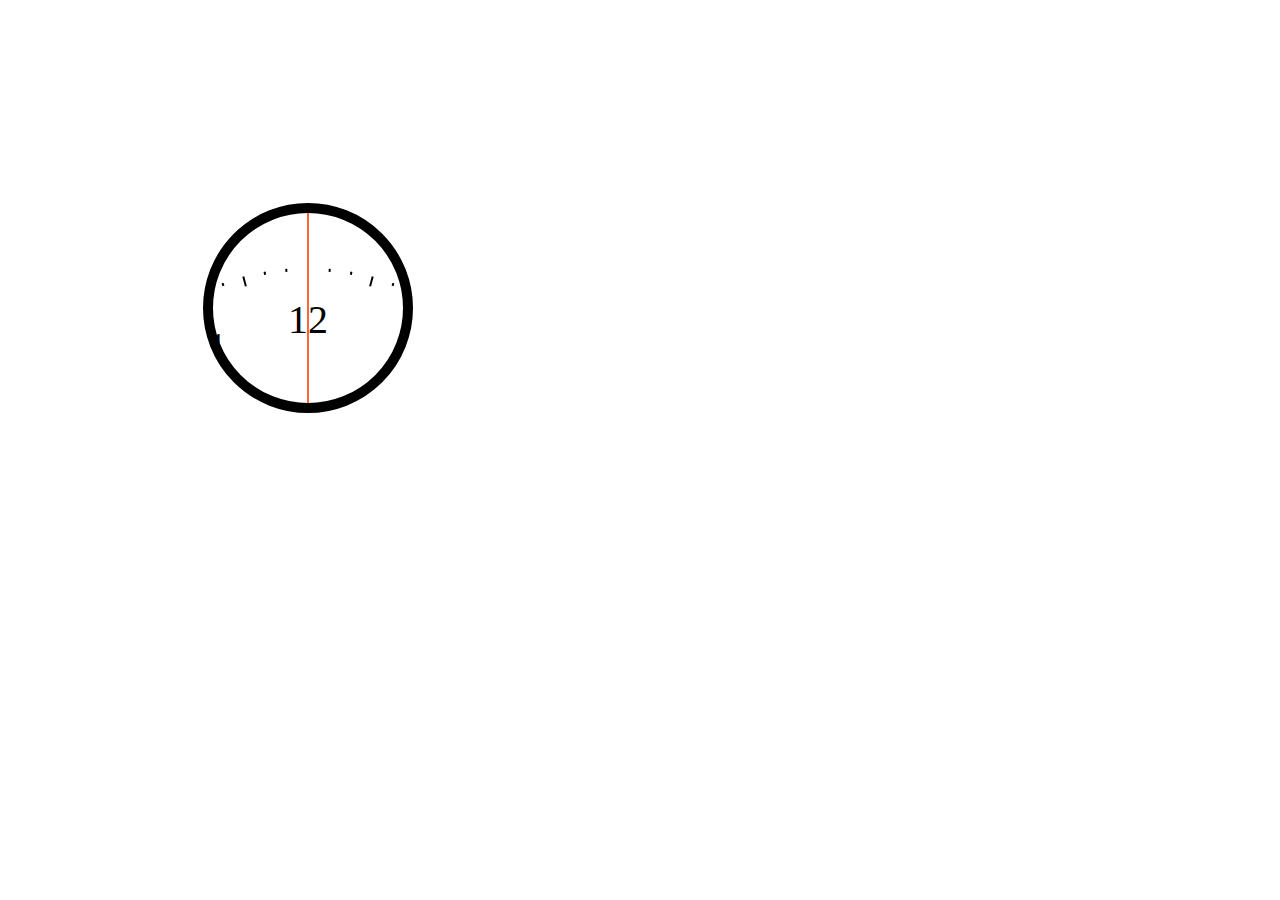
<file: Snap.svg-0.4.1/demos/clock/index.html>
<!DOCTYPE html>
<html lang="en">
    <head>
        <meta charset="utf-8">
        <meta name="copyright" content="Copyright © 2013 Adobe Systems Incorporated. All rights reserved.
 
 Licensed under the Apache License, Version 2.0 (the “License”);
 you may not use this file except in compliance with the License.
 You may obtain a copy of the License at
 
 http://www.apache.org/licenses/LICENSE-2.0
 
 Unless required by applicable law or agreed to in writing, software
 distributed under the License is distributed on an “AS IS” BASIS,
 WITHOUT WARRANTIES OR CONDITIONS OF ANY KIND, either express or implied.
 See the License for the specific language governing permissions and
 limitations under the License.">
        <title>Snap</title>
        <style media="screen">
        body {
            background: #fff;
        }
        </style>
        <script src="../../dist/snap.svg-min.js"></script>
        <script>
        window.onload = function () {
            var s = Snap(600, 600);
            var path = "",
                nums = s.text(300, 300, [1, 2, 3, 4, 5, 6, 7, 8, 9, 10, 11, 12]).attr({
                    font: "300 40px Helvetica Neue",
                    textAnchor: "middle"
                });
            for (var i = 0; i < 72; i++) {
                var r = i % 6 ? i % 3 ? 247 : 240 : 230,
                    sin = Math.sin(Snap.rad(5 * i)),
                    cos = Math.cos(Snap.rad(5 * i));
                path += "M" + [300 + 250 * cos, 300 + 250 * sin] + "L" + [300 + r * cos, 300 + r * sin];
                if (!(i % 6)) {
                    nums.select("tspan:nth-child(" + (i / 6 + 1) + ")").attr({
                        x: 300 + 200 * Math.cos(Snap.rad(5 * i - 60)),
                        y: 300 + 200 * Math.sin(Snap.rad(5 * i - 60)) + 15,
                    });
                }
            }
            var table = s.g(nums, s.path(path).attr({
                fill: "none",
                stroke: "#000",
                strokeWidth: 2
            })).attr({
                transform: "t0,210"
            });
            s.g(table).attr({
                clip: s.circle(300, 300, 100)
            });
            var hand = s.line(300, 200, 300, 400).attr({
                fill: "none",
                stroke: "#f63",
                strokeWidth: 2
            });
            s.circle(300, 300, 100).attr({
                stroke: "#000",
                strokeWidth: 10,
                fillOpacity: 0
            }).click(function () {
                Snap.animate(0, 360, function (val) {
                    table.transform("t" +
                    [
                        210 * Math.cos(Snap.rad(val + 90)), 
                        210 * Math.sin(Snap.rad(val + 90))
                    ]);
                    hand.transform("r" + [val, 300, 300]);
                }, 12000);
            });
            
        };
        </script>
    </head>
    <body>
    </body>
</html>
</file>
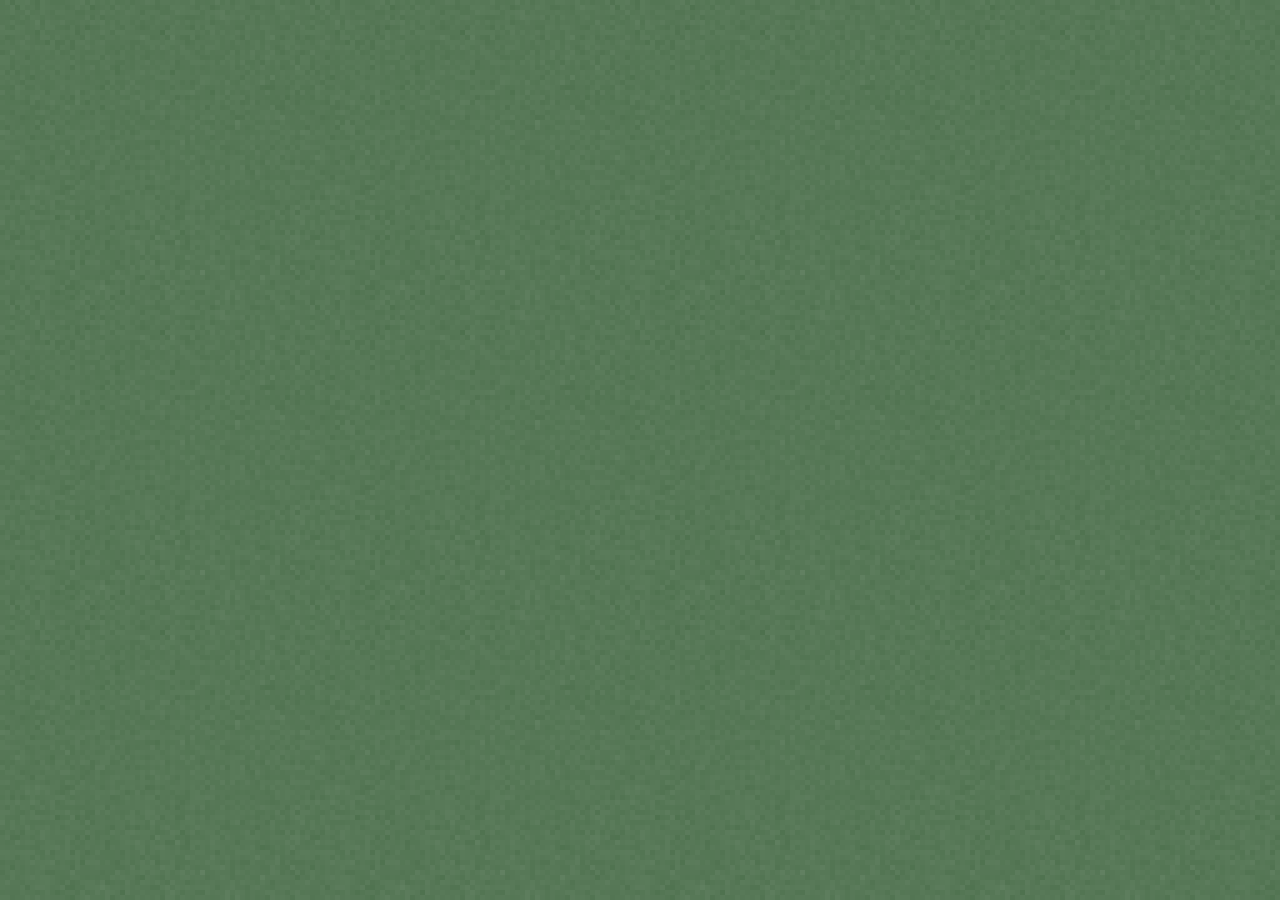
<file: Snap.svg-0.4.1/demos/pattern/index.html>
<!DOCTYPE html>
<html lang="en">
    <head>
        <meta charset="utf-8">
        <meta name="copyright" content="Copyright © 2013 Adobe Systems Incorporated. All rights reserved.
 
 Licensed under the Apache License, Version 2.0 (the “License”);
 you may not use this file except in compliance with the License.
 You may obtain a copy of the License at
 
 http://www.apache.org/licenses/LICENSE-2.0
 
 Unless required by applicable law or agreed to in writing, software
 distributed under the License is distributed on an “AS IS” BASIS,
 WITHOUT WARRANTIES OR CONDITIONS OF ANY KIND, either express or implied.
 See the License for the specific language governing permissions and
 limitations under the License.">
        <title>Snap</title>
        <style media="screen">
        body {
            background: #030 url("bg.png");
        }
        </style>
        <script src="../../dist/snap.svg-min.js"></script>
        <script>
        window.onload = function () {
            1
            var s = Snap("100%", 600);
            
            // 2
            // var c = s.circle(100, 100, 50);
            // 
            // 3
            // c.attr({
            //     fill: "#bada55",
            //     stroke: "#000",
            //     "stroke-width": 5
            // });
            // 
            // 4
            // var c2 = s.circle(70, 100, 40);
            // var g = s.group(c2, s.circle(130, 100, 40));
            // g.attr({
            //     fill: "#fff"
            // });
            // 
            // 5
            // c.attr({
            //     mask: g
            // });
            // 
            // 6
            // c2.animate({r: 25}, 1000);
            // 
            // 7
            // g.select("circle:nth-child(2)").animate({r: 25}, 1000);
            // 
            // 8
            // var p = s.path("M10-5-10,15M15,0,0,15M0-5-20,15").attr({
            //         fill: "none",
            //         stroke: "#bada55",
            //         strokeWidth: 5
            //     }).pattern(0, 0, 10, 10);
            // c.attr({
            //     fill: p
            // });
            // 
            // 9
            // g.attr({
            //     fill: Snap(document.getElementById("pattern"))
            // });
            // 
            // 10
            // g.attr({fill: "r()#fff-#000"});
            // 
            // 11
            // g.attr({fill: "R(100, 100, 50)#fff-#000"});
            // 
            // 12
            // p.select("path").animate({stroke: "#f00"}, 1000);
            // 
            // 13
            // Snap.load("demo-card.svg", function (f) {
            //     f.select("path[fill='#D40000']").attr({fill: "#bada55"});
            //     g = s.group(f.selectAll("path"));
            //     s.append(g);
            // 
            //     14
            //     g.attr({
            //         transform: "r45t100,0s.5"
            //     });
            //                 
            //     15
            //     console.log(g.attr("transform"));
            //                 
            //     16
            //     g.drag();
            // });
            // 
            // 17
            // s.text(200, 100, "Snap.SVG");
            // 
            // 18
            // var t = s.text(200, 120, ["S","n","a","p",".","S","V","G"]);
            // t.selectAll("tspan:nth-child(odd)").attr({
            //     fill: "#900",
            //     "font-size": "20px"
            // });
        };
        </script>
    </head>
    <body>
        <svg width="0" height="0">
            <pattern id="pattern" patternUnits="userSpaceOnUse" x="0" y="0" width="10" height="10" viewBox="0 0 10 10">
                <path d="M-5,0,10,15M0-5,15,10" stroke="white" stroke-width="5"/>
            </pattern>
        </svg>
    </body>
</html>
</file>
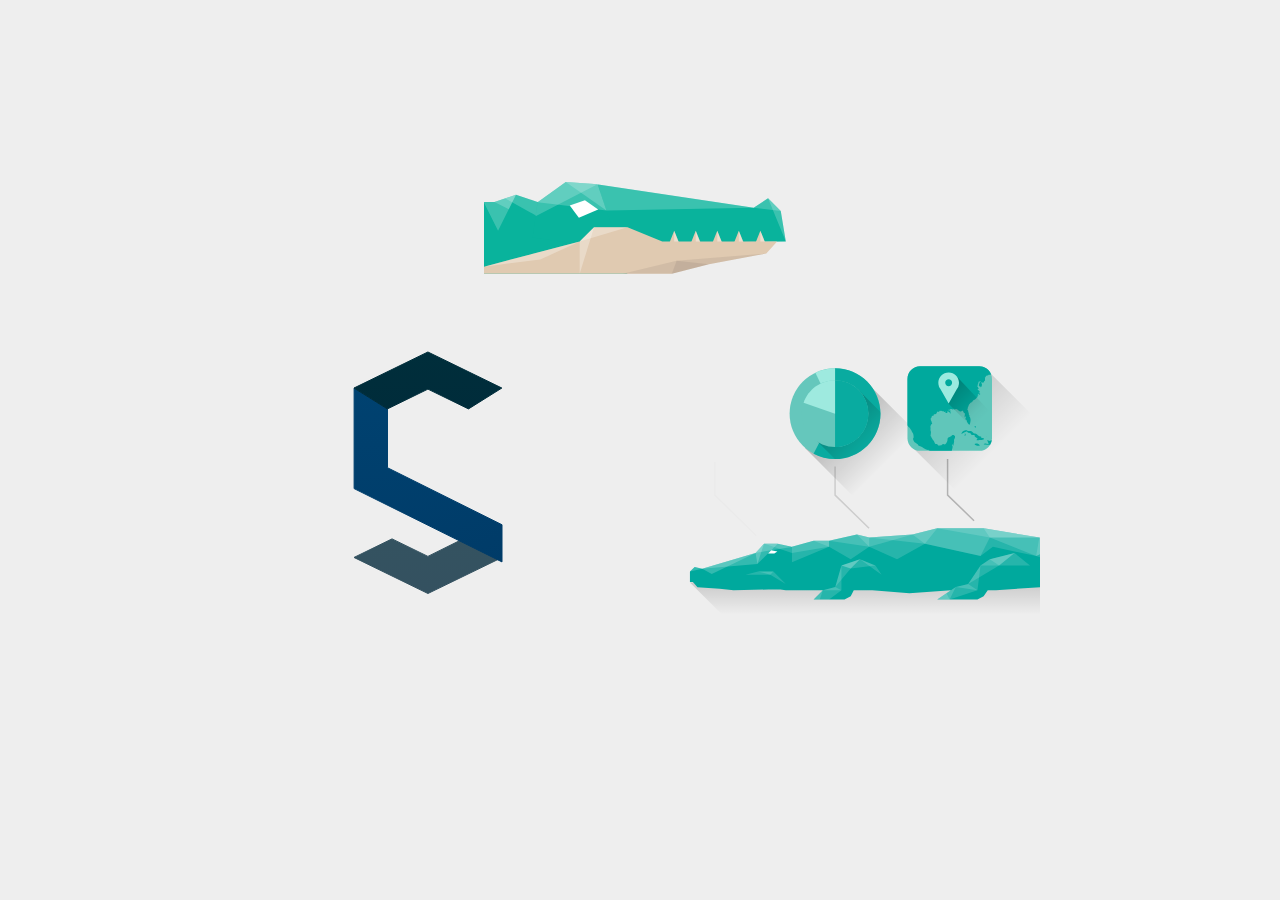
<file: Snap.svg-0.4.1/demos/snap-mascot/index.html>
<!DOCTYPE html>
<html lang="en">
    <head>
        <meta charset="utf-8">
        <meta name="copyright" content="Copyright © 2013 Adobe Systems Incorporated. All rights reserved.
 
 Licensed under the Apache License, Version 2.0 (the “License”);
 you may not use this file except in compliance with the License.
 You may obtain a copy of the License at
 
 http://www.apache.org/licenses/LICENSE-2.0
 
 Unless required by applicable law or agreed to in writing, software
 distributed under the License is distributed on an “AS IS” BASIS,
 WITHOUT WARRANTIES OR CONDITIONS OF ANY KIND, either express or implied.
 See the License for the specific language governing permissions and
 limitations under the License.">
        <title>Snap</title>
        <link rel="stylesheet" href="style.css">
    </head>
    <body>
        <iframe src="crocodile-1.html" ></iframe>
        <br>
        <iframe src="snap-logo.html" ></iframe>
        <iframe src="crocodile-2.html" ></iframe>
    </body>
</html>
</file>
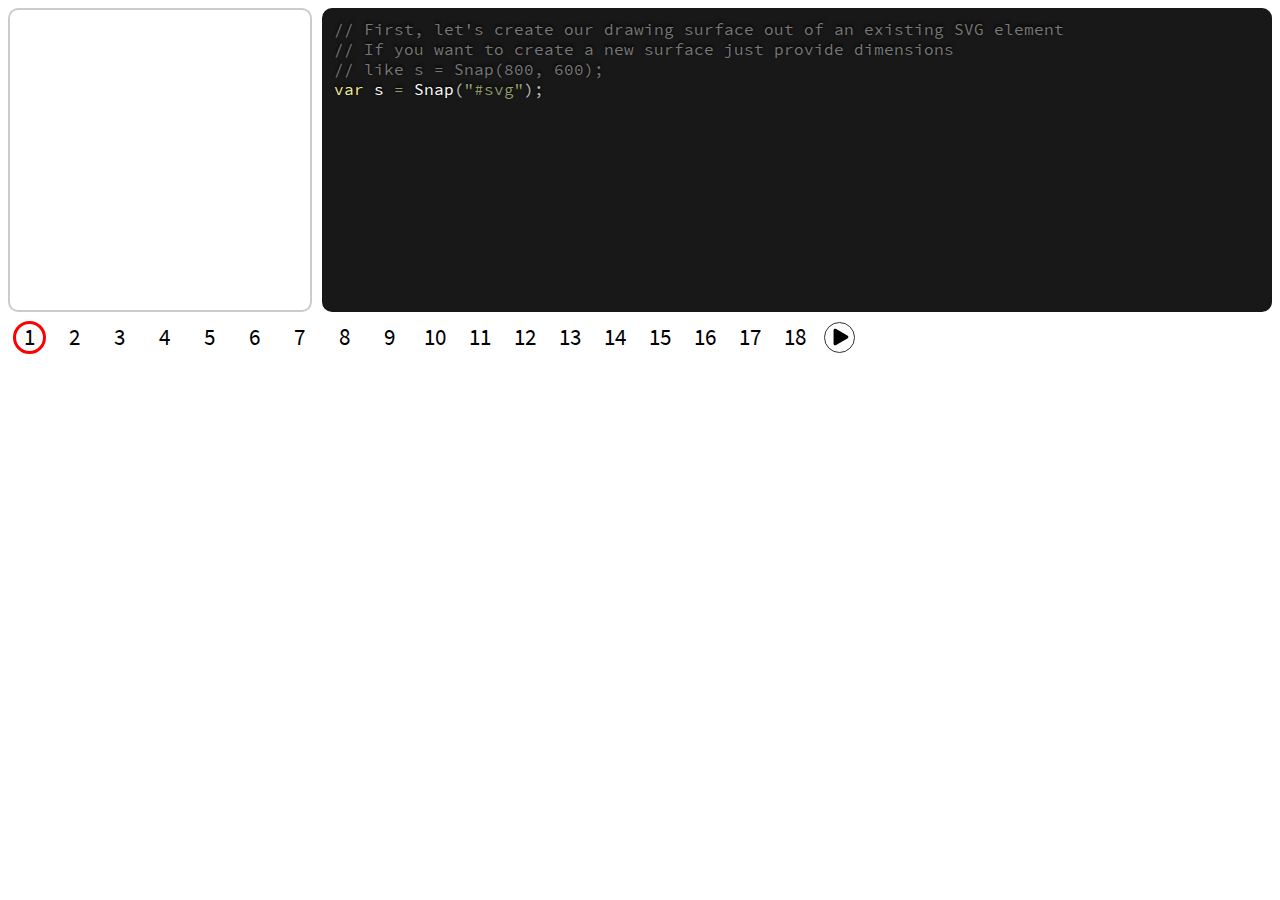
<file: Snap.svg-0.4.1/demos/tutorial/index.html>
<!DOCTYPE html>
<html lang="en">
    <head>
        <meta charset="utf-8">
        <title>Tutorial</title>
        <link rel="stylesheet" href="../../doc/fonts/stylesheet.css">
        <link rel="stylesheet" href="../../doc/css/prism.css">
        <style media="screen">
            pre.code {
                -moz-border-radius: 10px;
                -webkit-border-radius: 10px;
                border-radius: 10px;
                padding: 10px;
                height: 280px;
                overflow: auto;
                background: #181818;
                border: solid 2px #181818;
            }
            #codelines {
                display: none;
            }
            #svg {
                -moz-border-radius: 10px;
                -webkit-border-radius: 10px;
                border-radius: 10px;
                border: solid 2px #ccc;
                width: 300px;
                height: 300px;
                float: left;
                margin-right: 10px;
                font: 1em source-sans-pro, Source Sans Pro, Helvetica, sans-serif;
            }
        </style>
        <script src="../../dist/snap.svg-min.js"></script>
        <script src="../../doc/js/prism.js"></script>
        <script>
        var S;
        window.onload = function () {
            var s = Snap(850, 35);
            function chooser(s, count) {
                var loop = "M35,65a30,30,0,0,0,0-60a30,30,0,0,0,0,60",
                    line = "M35,65a30,30,0,0,0,0-60a30,30,0,0,0,0,60c30,0,60-60,90-60a30,30,0,0,1,0,60a30,30,0,0,1,0-60",
                    l1 = Snap.path.getTotalLength(loop),
                    l2 = Snap.path.getTotalLength(line),
                    cur = 1,
                    p = s.path({
                        path: loop,
                        fill: "none",
                        stroke: "#f00",
                        strokeWidth: 6,
                        strokeLinecap: "round"
                    });
                for (var i = 1; i <= count; i++) {
                    s.text(90 * i - 55, 49, i).attr({
                        font: "45px source-sans-pro, Source Sans Pro, Helvetica, sans-serif",
                        textAnchor: "middle"
                    });
                    (function (i) {
                        s.circle(90 * i - 55, 35, 40).attr({
                            opacity: 0
                        }).click(eve.f("tut.click", i - 1));
                    }(i));
                }
                s.path("M11.166,23.963L22.359,17.5c1.43-0.824,1.43-2.175,0-3L11.166,8.037c-1.429-0.826-2.598-0.15-2.598,1.5v12.926C8.568,24.113,9.737,24.789,11.166,23.963z").transform("t" + (90 * (count + 1) - 68) + ",18s2");
                var but = s.circle(90 * (count + 1) - 55, 35, 30).attr({
                    fillOpacity: 0,
                    stroke: "#333",
                    strokeWidth: 2
                });
                eve.on("tut.click", function (I) {
                    p.attr({
                        path: loop,
                        transform: "t" + (90 * I) + ",0"
                    });
                    cur = I + 1;
                });
                function frameHandler(frame) {
                    function anim() {
                        cur++;
                        if (cur > count) {
                            return;
                        }
                        if (typeof frame == "function") {
                            frame(cur);
                        }
                        Snap.animate(0, l2 - l1, function (val) {
                            p.attr({
                                path: Snap.path.getSubpath(line, val, val + l1)
                            });
                        }, 500, function () {
                            p.attr({
                                path: loop,
                                transform: p.transform() + "t90,0"
                            });
                        });
                    }
                    if (typeof frame == "function") {
                        but.click(anim);
                    } else {
                        anim();
                    }
                }
                return frameHandler;
            }
            var g = s.g();
            g.attr({
                transform: "s.5,.5,0,0"
            });
            var str = "",
                code = document.getElementById("code");
            var domcodelines = document.querySelectorAll("#codelines li"),
                codelines = [],
                replacers = {},
                lines = [],
                callback = function (i) {
                    lines = [];
                    for (var j = 1; j <= i; j++) {
                        replacers[j - 1] && lines.pop();
                        lines.push(codelines[j - 1]);
                    }
                    Snap("#svg").clear();
                    str = lines.join("\n");
                    eval(str);
                    code.innerHTML = Prism.highlight(str, Prism.languages.javascript);
                    code.parentNode.scrollTop = code.parentNode.scrollTopMax || 1e9;
                };
            for (var i = 0, ii = domcodelines.length; i < ii; i++) {
                codelines[i] = domcodelines[i].innerHTML;
                if (domcodelines[i].className == "replace") {
                    replacers[i] = true;
                }
            }
            callback(1);
            chooser(g, codelines.length)(callback);
            eve.on("tut.click", function (I) {
                callback(I + 1);
            });
        };
        </script>
    </head>
    <body>
        <ol id="codelines">
<li>// First, let's create our drawing surface out of an existing SVG element
// If you want to create a new surface just provide dimensions
// like s = Snap(800, 600);
var s = Snap("#svg");</li>
<li>// Let's create a big circle in the middle:
var bigCircle = s.circle(150, 150, 100);
// By default it is black, let's change its attributes</li>
<li>bigCircle.attr({
    fill: "#bada55",
    stroke: "#000",
    strokeWidth: 5
});</li>
<li>// Now let's create another small circle:
var smallCircle = s.circle(100, 150, 70);</li>
<li>// Let's put this small circle and another one into a group:
var discs = s.group(smallCircle, s.circle(200, 150, 70));</li>
<li>// Now we can change attributes for the whole group
discs.attr({
    fill: "#fff"
});</li>
<li>// Now more interesting stuff
// Let's assign this group as a mask for our big circle
bigCircle.attr({
    mask: discs
});</li>
<li>// Despite our small circle being part of a group
// and part of a mask we can still access it:
smallCircle.animate({r: 50}, 1000);</li>
<li>// We don’t have a reference for second small circle,
// but we can easily grab it with CSS selectors:
discs.select("circle:nth-child(2)").animate({r: 50}, 1000);</li>
<li>// Now let's create pattern
var p = s.path("M10-5-10,15M15,0,0,15M0-5-20,15").attr({
        fill: "none",
        stroke: "#bada55",
        strokeWidth: 5
    });
// To create a pattern,
// just specify dimensions in the pattern method:
p = p.pattern(0, 0, 10, 10);
// Then use it as a fill on the big circle
bigCircle.attr({
    fill: p
});</li>
<li>// We can also grab a pattern from an SVG
// already embedded into our page
discs.attr({
    fill: Snap("#pattern")
});</li>
<li>// Let's change the fill of the circles to gradient
// This string means relative radial gradient
// from white to black
discs.attr({fill: "r()#fff-#000"});
// Note that we have two gradients, one for each circle</li>
<li>// If we want them to share one gradient,
// we need to use an absolute gradient with capital R
discs.attr({fill: "R(150, 150, 100)#fff-#000"});</li>
<li>// Of course we can animate color as well
p.select("path").animate({stroke: "#f00"}, 1000);</li>
<li>// Now let's load an external SVG file:
Snap.load("mascot.svg", function (f) {
    // Note that we traverse and change attr before the SVG
    // is even added to the page
    f.select("polygon[fill='#09B39C']").attr({fill: "#bada55"});
    g = f.select("g");
    s.append(g);
    // Making croc draggable. Go ahead drag it around!
    g.drag();
    // Obviously drag could take event handlers too
    // Looks like our croc is made from more than one polygon...
});</li>
<li class="replace">// Now let's load an external SVG file:
Snap.load("mascot.svg", function (f) {
    // Note that we traverse and change attr before SVG
    // is even added to the page
    f.selectAll("polygon[fill='#09B39C']").attr({fill: "#bada55"});
    g = f.select("g");
    s.append(g);
    // Making croc draggable. Go ahead drag it around!
    g.drag();
    // Obviously drag could take event handlers too
    // That’s better! selectAll for the rescue.
});</li>
<li>// Writing text is as simple as:
s.text(200, 100, "Snap.svg");</li>
<li>// Provide an array of strings (or arrays), to generate tspans
var t = s.text(200, 120, ["Snap", ".", "svg"]);
t.selectAll("tspan:nth-child(3)").attr({
    fill: "#900",
    "font-size": "20px"
});</li>
        </ol>
        <svg id="svg"></svg>
        <pre class="javascript code"><code data-language="javascript" class="language-javascript" id="code"></code></pre>
        <svg width="0" height="0">
            <pattern id="pattern" patternUnits="userSpaceOnUse" x="0" y="0" width="10" height="10" viewBox="0 0 10 10">
                <path d="M-5,0,10,15M0-5,15,10" stroke="white" stroke-width="5"/>
            </pattern>
        </svg>
    </body>
</html>
</file>
<file: Snap.svg-0.4.1/demos/snap-mascot/style.css>
html {
    overflow: hidden;
}

body {
    background: #eee;
    text-align: center;
}

svg {
    display: inline-block;
}

iframe {
    display: inline-block;
    border: none;
    height: 300px;
    width: 400px;
    margin: 10px;
}
</file>
<file: Snap.svg-0.4.1/doc/fonts/stylesheet.css>
@font-face {
    font-family: 'source-sans-pro';
    src: url('sourcesanspro-light-webfont.eot');
    src: url('sourcesanspro-light-webfont.eot?#iefix') format('embedded-opentype'),
         url('sourcesanspro-light-webfont.woff') format('woff'),
         url('sourcesanspro-light-webfont.ttf') format('truetype'),
         url('sourcesanspro-light-webfont.svg#source_sans_prolight') format('svg');
    font-weight: 300;
    font-style: normal;

}




@font-face {
    font-family: 'source-sans-pro';
    src: url('sourcesanspro-regular-webfont.eot');
    src: url('sourcesanspro-regular-webfont.eot?#iefix') format('embedded-opentype'),
         url('sourcesanspro-regular-webfont.woff') format('woff'),
         url('sourcesanspro-regular-webfont.ttf') format('truetype'),
         url('sourcesanspro-regular-webfont.svg#source_sans_proregular') format('svg');
    font-weight: 400;
    font-style: normal;

}




@font-face {
    font-family: 'source-sans-pro';
    src: url('sourcesanspro-semibold-webfont.eot');
    src: url('sourcesanspro-semibold-webfont.eot?#iefix') format('embedded-opentype'),
         url('sourcesanspro-semibold-webfont.woff') format('woff'),
         url('sourcesanspro-semibold-webfont.ttf') format('truetype'),
         url('sourcesanspro-semibold-webfont.svg#source_sans_prosemibold') format('svg');
    font-weight: 600;
    font-style: normal;

}




@font-face {
    font-family: 'source-code-pro';
    src: url('sourcecodepro-regular-webfont.eot');
    src: url('sourcecodepro-regular-webfont.eot?#iefix') format('embedded-opentype'),
         url('sourcecodepro-regular-webfont.woff') format('woff'),
         url('sourcecodepro-regular-webfont.ttf') format('truetype'),
         url('sourcecodepro-regular-webfont.svg#source_code_proregular') format('svg');
    font-weight: normal;
    font-style: normal;

}
</file>
<file: Snap.svg-0.4.1/doc/css/prism.css>
/**
 * prism.js Twilight theme
 * Based (more or less) on the Twilight theme originally of Textmate fame.
 * @author Remy Bach
 */
code[class*="language-"],
pre[class*="language-"] {
	color: white;
	direction: ltr;
	font-family: source-code-pro, Consolas, Monaco, 'Andale Mono', monospace;
	text-align: left;
	text-shadow: 0 -.1em .2em black;
	white-space: pre;
	word-spacing: normal;
	
	-moz-tab-size: 4;
	-o-tab-size: 4;
	tab-size: 4;
	
	-webkit-hyphens: none;
	-moz-hyphens: none;
	-ms-hyphens: none;
	hyphens: none;
}

pre[class*="language-"],
:not(pre) > code[class*="language-"] {
	background:#181818;
}

/* Code blocks */
pre[class*="language-"] {
	margin: .5em 0;
	overflow: auto;
}
pre[class*="language-"]::selection { /* Safari */
	background:hsl(200, 4%, 16%); /* #282A2B */
}
pre[class*="language-"]::selection { /* Firefox */
	background:hsl(200, 4%, 16%); /* #282A2B */
}

/* Inline code */
:not(pre) > code[class*="language-"] {
	border-radius: .3em;
	border: .13em solid hsl(0,0%,33%); /* #545454 */
	box-shadow: 1px 1px .3em -.1em black inset;
	padding: .15em .2em .05em;
}

.token.comment,
.token.prolog,
.token.doctype,
.token.cdata {
	color: hsl(0, 0%, 47%); /* #777777 */
}

.token.punctuation {
	opacity: .7;
}

.namespace {
	opacity: .7;
}

.token.tag,
.token.boolean,
.token.number {
	color: hsl(14, 58%, 55%); /* #CF6A4C */
}

.token.keyword,
.token.property,
.token.selector {
	color:hsl(53, 89%, 79%); /* #F9EE98 */
}
.token.attr-name,
.token.attr-value,
.token.string,
.token.operator,
.token.entity,
.token.url,
.language-css .token.string,
.style .token.string {
	color:hsl(76, 21%, 52%); /* #8F9D6A */
}

.token.atrule {
	color:hsl(218, 22%, 55%); /* #7587A6 */
}

.token.regex,
.token.important {
	color: hsl(42, 75%, 65%); /* #E9C062 */
}

.token.important {
	font-weight: bold;
}

.token.entity {
	cursor: help;
}
pre[data-line] {
	padding: 1em 0 1em 3em;
	position: relative;
}

/* Markup */
.language-markup .token.tag,
.language-markup .token.attr-name,
.language-markup .token.punctuation  {
	color: hsl(33, 33%, 52%); /* #AC885B */
}

/* Text Selection colour */
::selection {
	background: hsla(0,0%,93%,0.15); /* #EDEDED */
}
::-moz-selection {
	background: hsla(0,0%,93%,0.15); /* #EDEDED */
}

/* Make the tokens sit above the line highlight so the colours don't look faded. */
.token {
	position:relative;
	z-index:1;
}
.line-highlight {
	background: -moz-linear-gradient(left, hsla(0, 0%, 33%,.1) 70%, hsla(0, 0%, 33%,0)); /* #545454 */
	background: -o-linear-gradient(left, hsla(0, 0%, 33%,.1) 70%, hsla(0, 0%, 33%,0)); /* #545454 */
	background: -webkit-linear-gradient(left, hsla(0, 0%, 33%,.1) 70%, hsla(0, 0%, 33%,0)); /* #545454 */
	background: hsla(0, 0%, 33%, 0.25); /* #545454 */
	background: linear-gradient(left, hsla(0, 0%, 33%,.1) 70%, hsla(0, 0%, 33%,0)); /* #545454 */
	border-bottom:1px dashed hsl(0, 0%, 33%); /* #545454 */
	border-top:1px dashed hsl(0, 0%, 33%); /* #545454 */
	left: 0;
	line-height: inherit;
	margin-top: 0.75em; /* Same as .prism’s padding-top */
	padding: inherit 0;
	pointer-events: none;
	position: absolute;
	right: 0;
	white-space: pre;
	z-index:0;
}
.line-highlight:before,
.line-highlight[data-end]:after {
	background-color: hsl(215, 15%, 59%); /* #8794A6 */
	border-radius: 999px;
	box-shadow: 0 1px white;
	color: hsl(24, 20%, 95%); /* #F5F2F0 */
	content: attr(data-start);
	font: bold 65%/1.5 sans-serif;
	left: .6em;
	min-width: 1em;
	padding: 0 .5em;
	position: absolute;
	text-align: center;
	text-shadow: none;
	top: .4em;
	vertical-align: .3em;
}
.line-highlight[data-end]:after {
	bottom: .4em;
	content: attr(data-end);
	top: auto;
}
</file>
